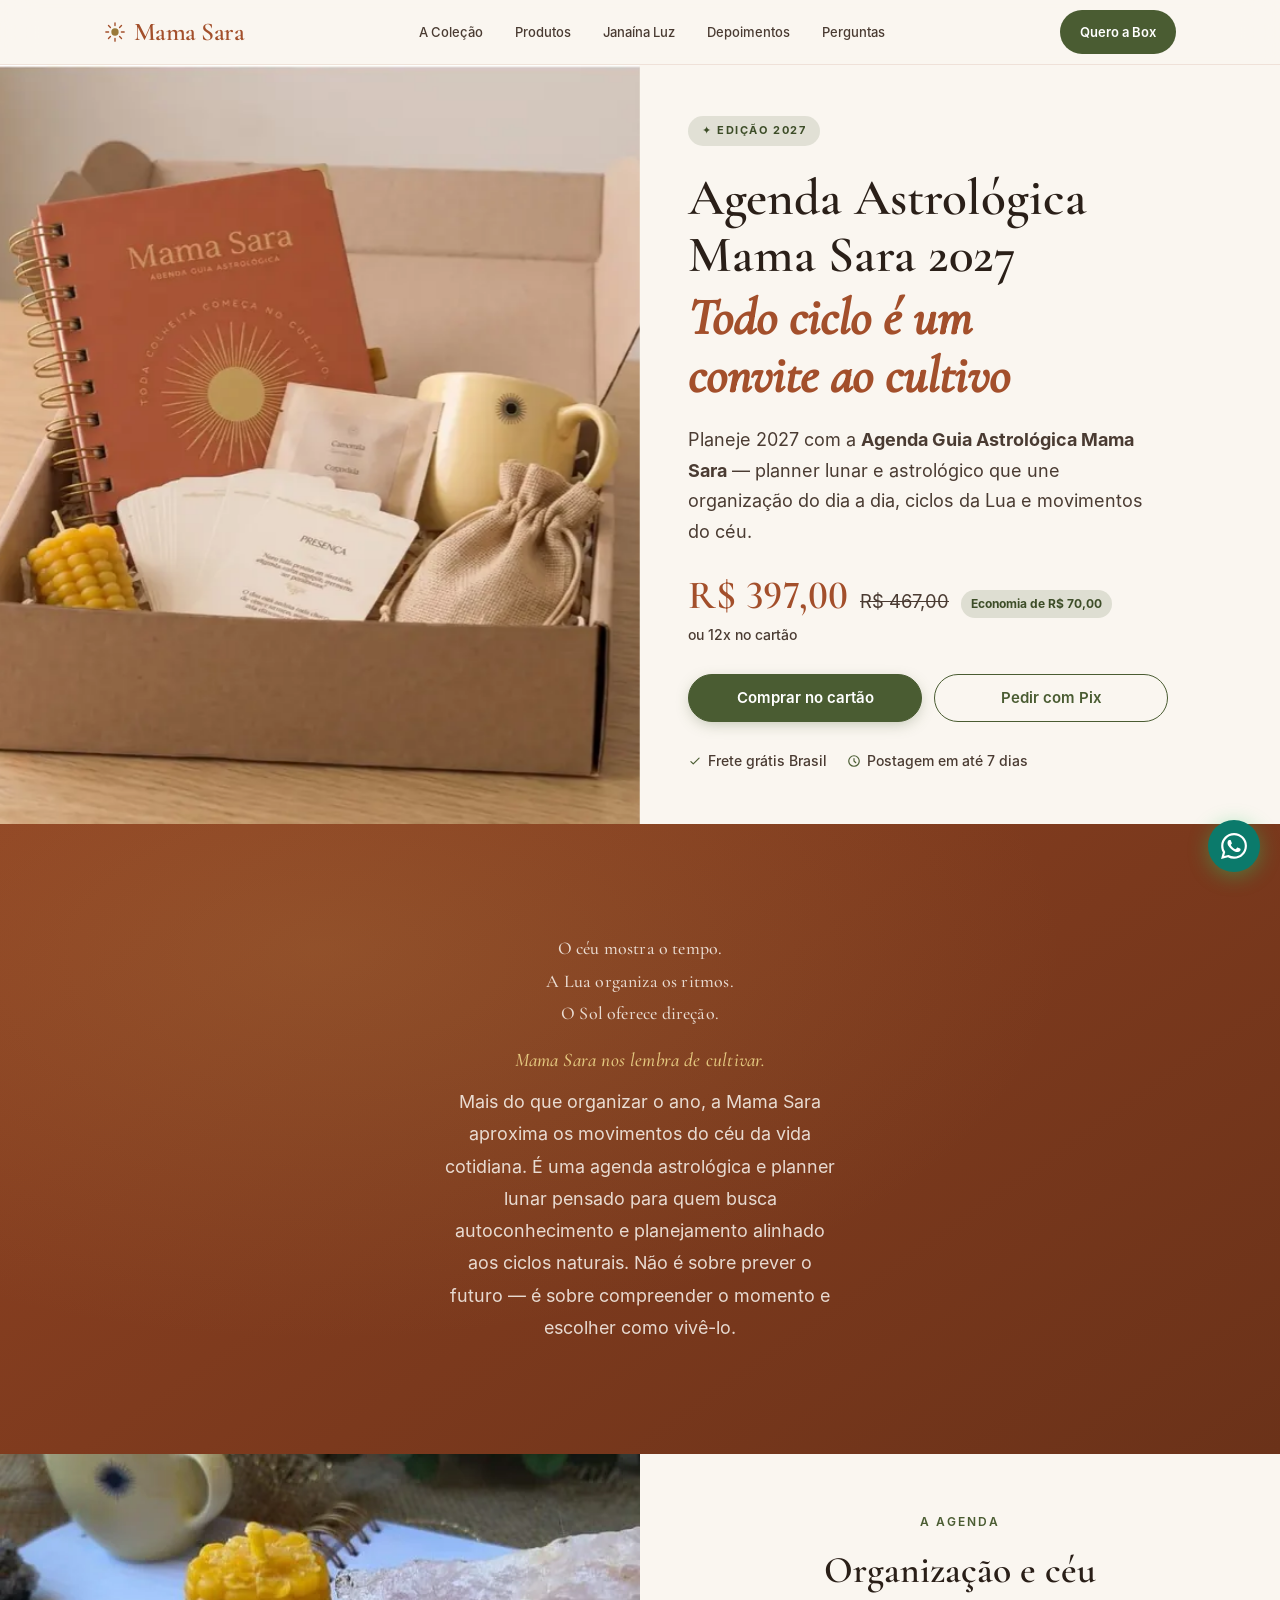
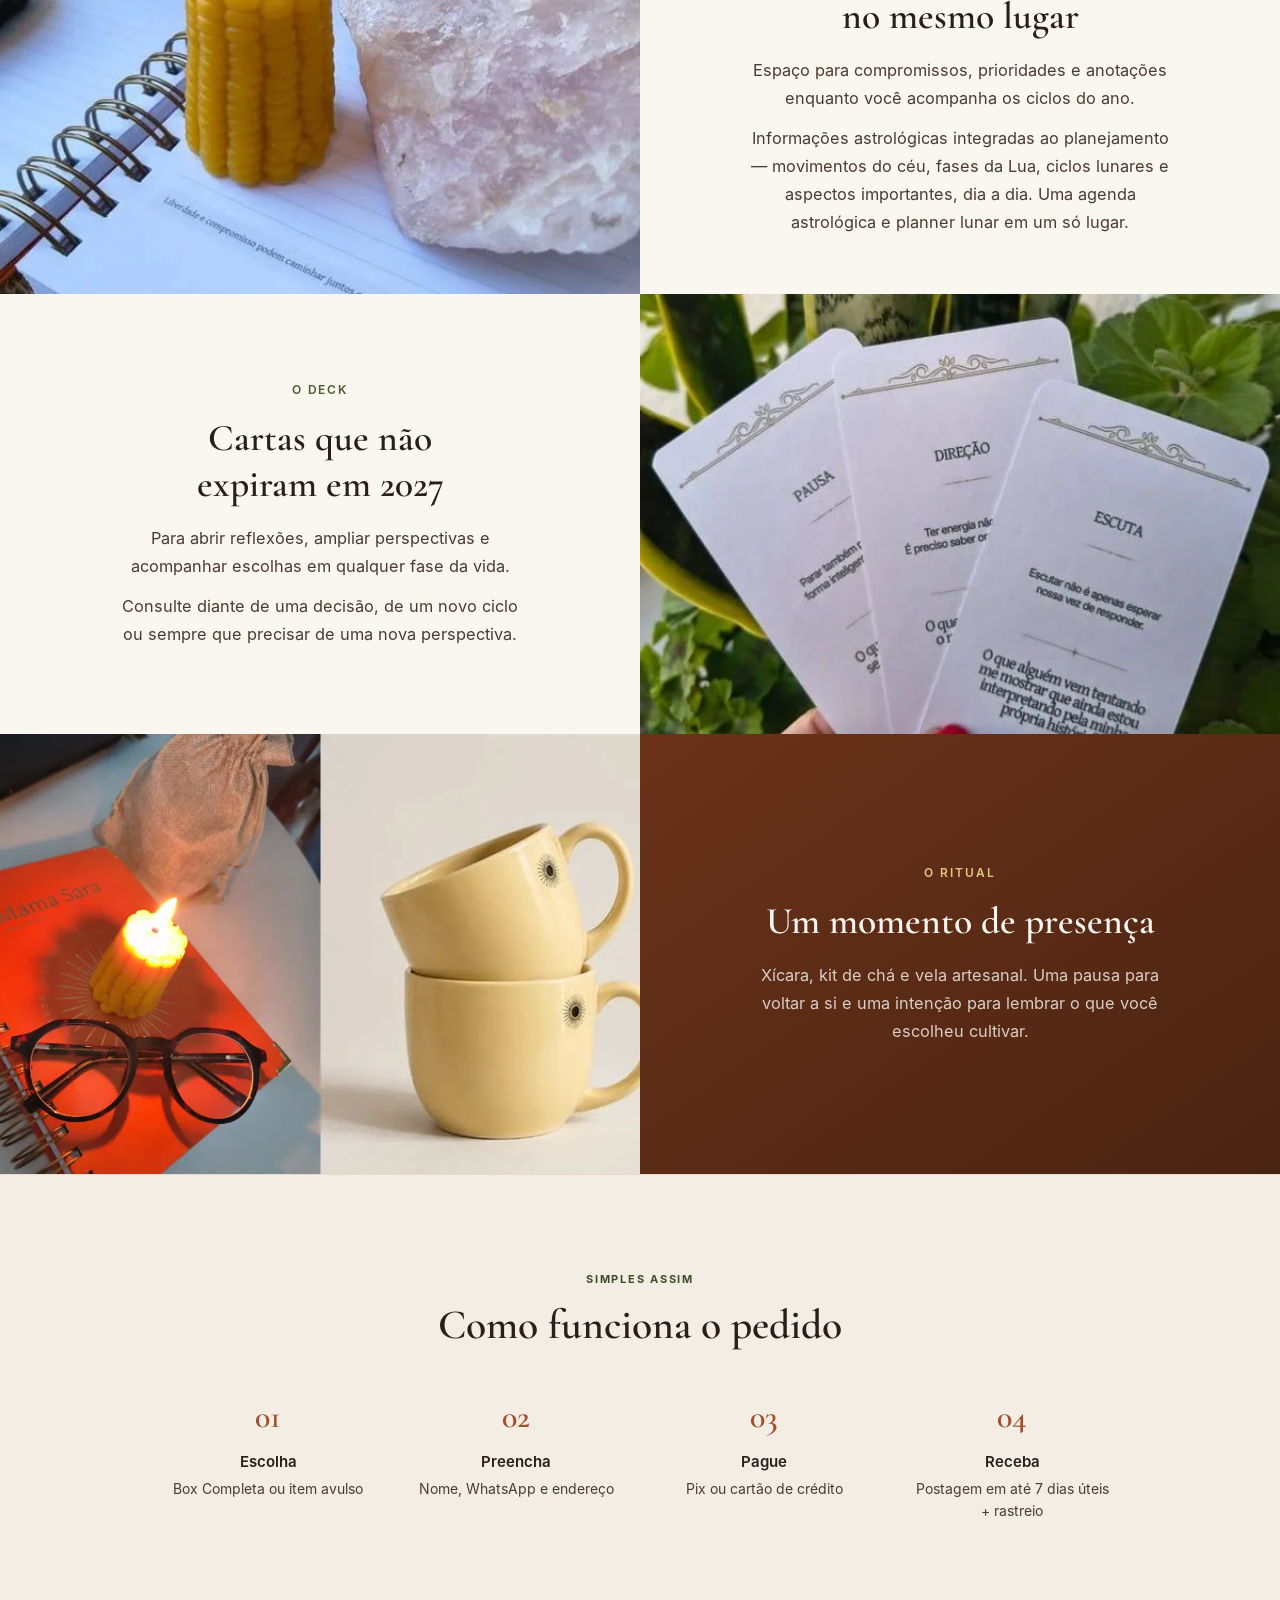
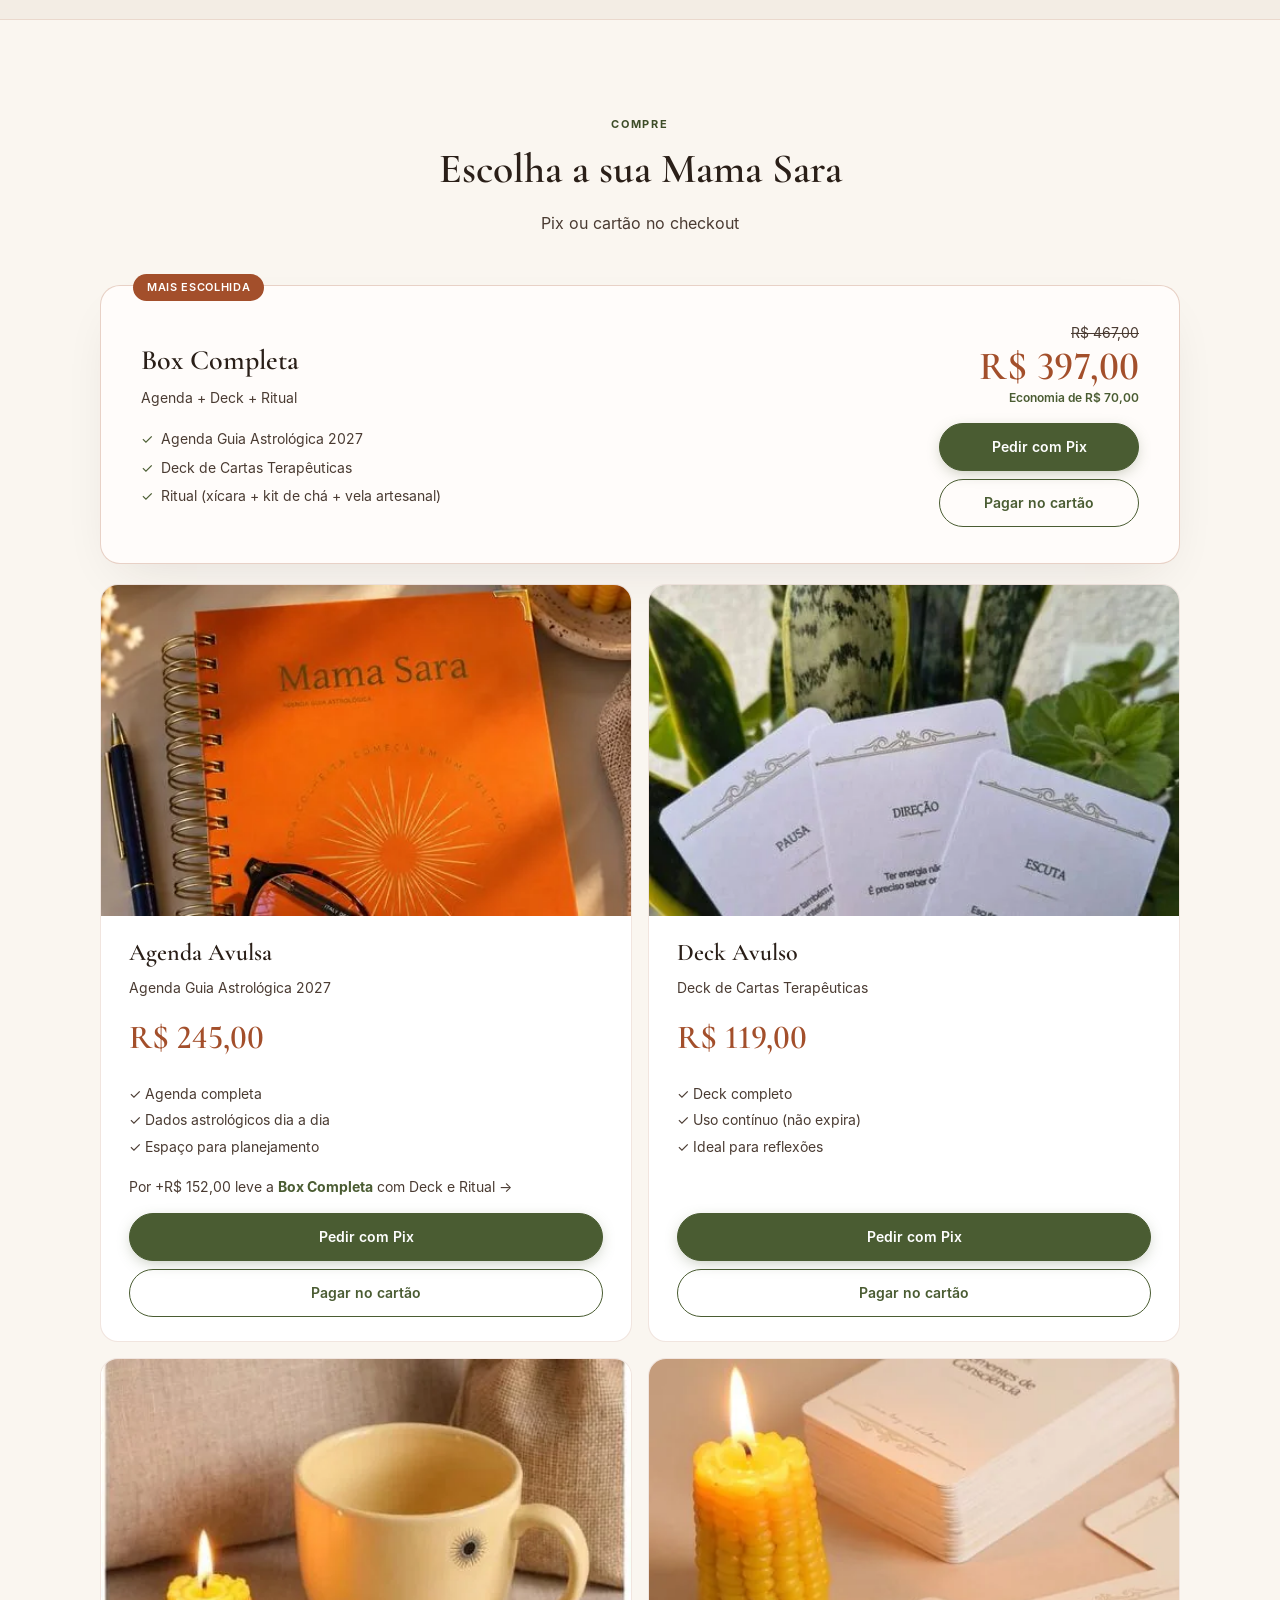
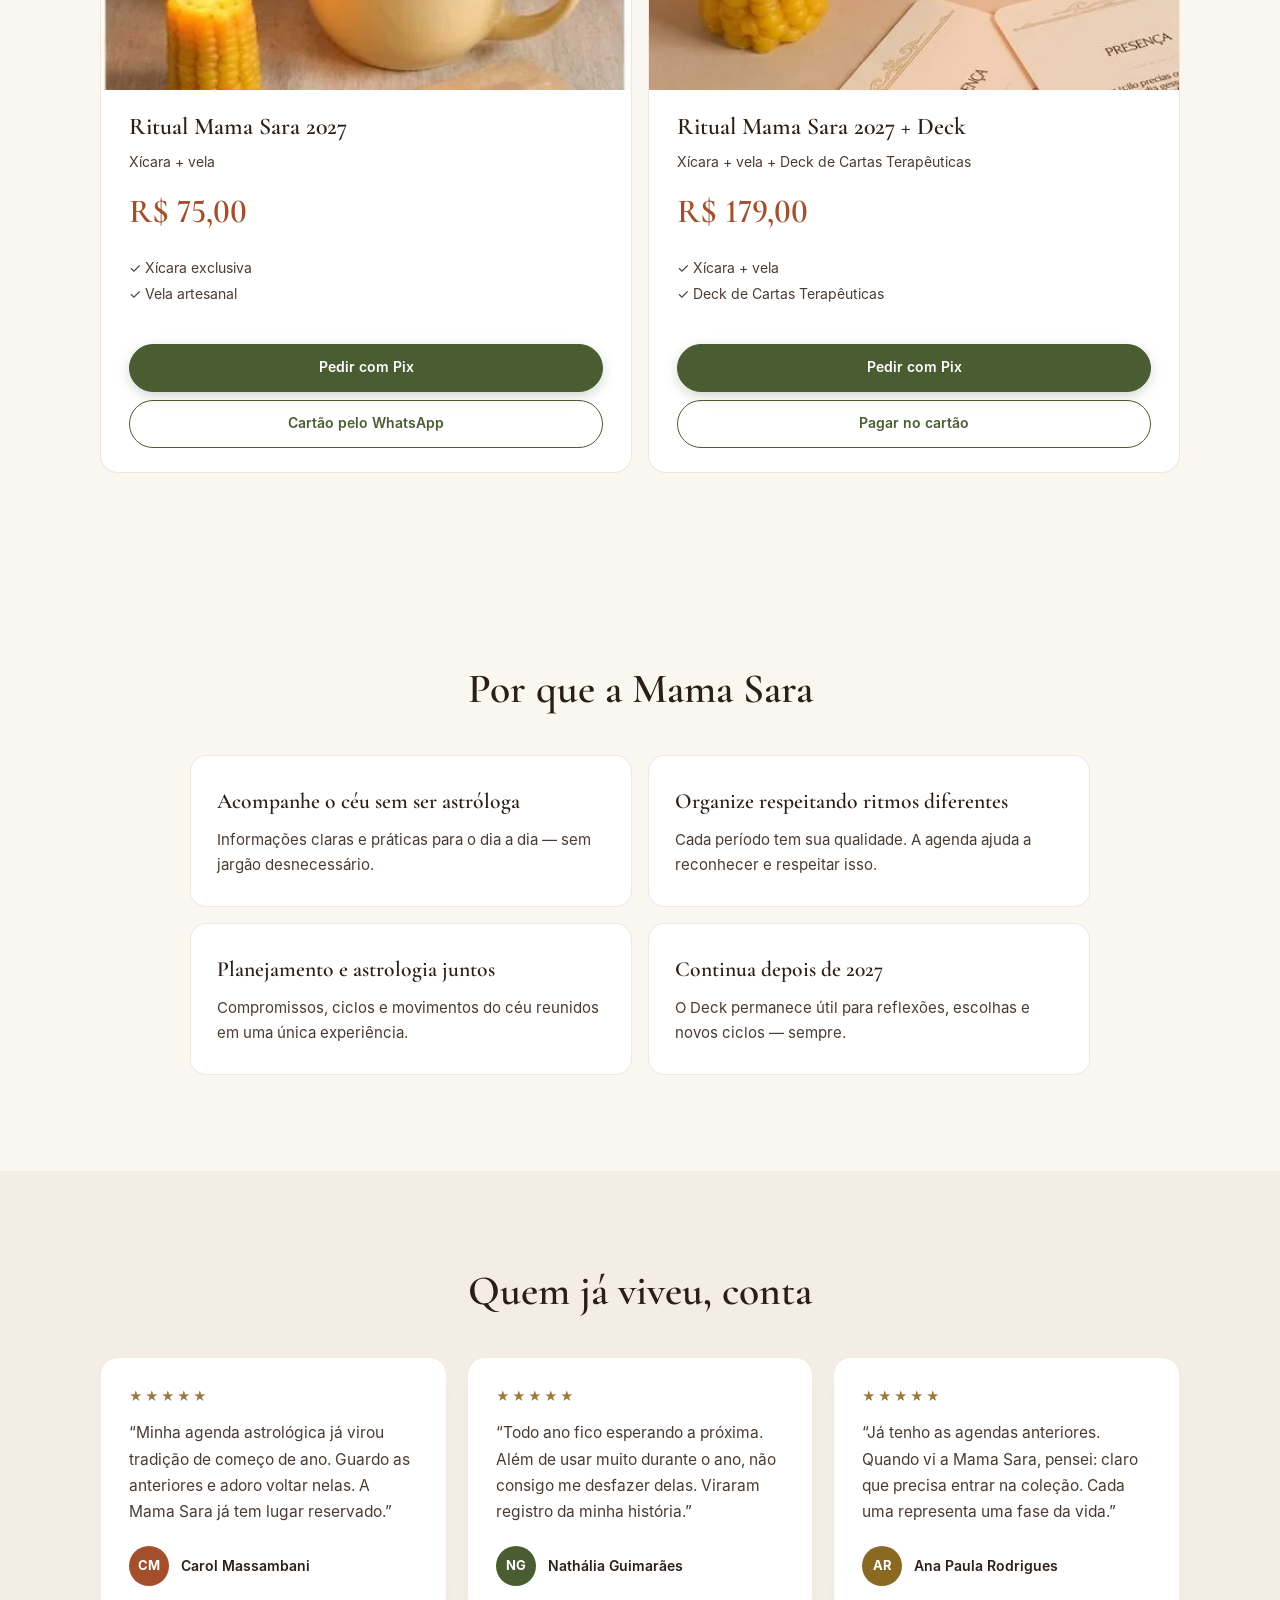
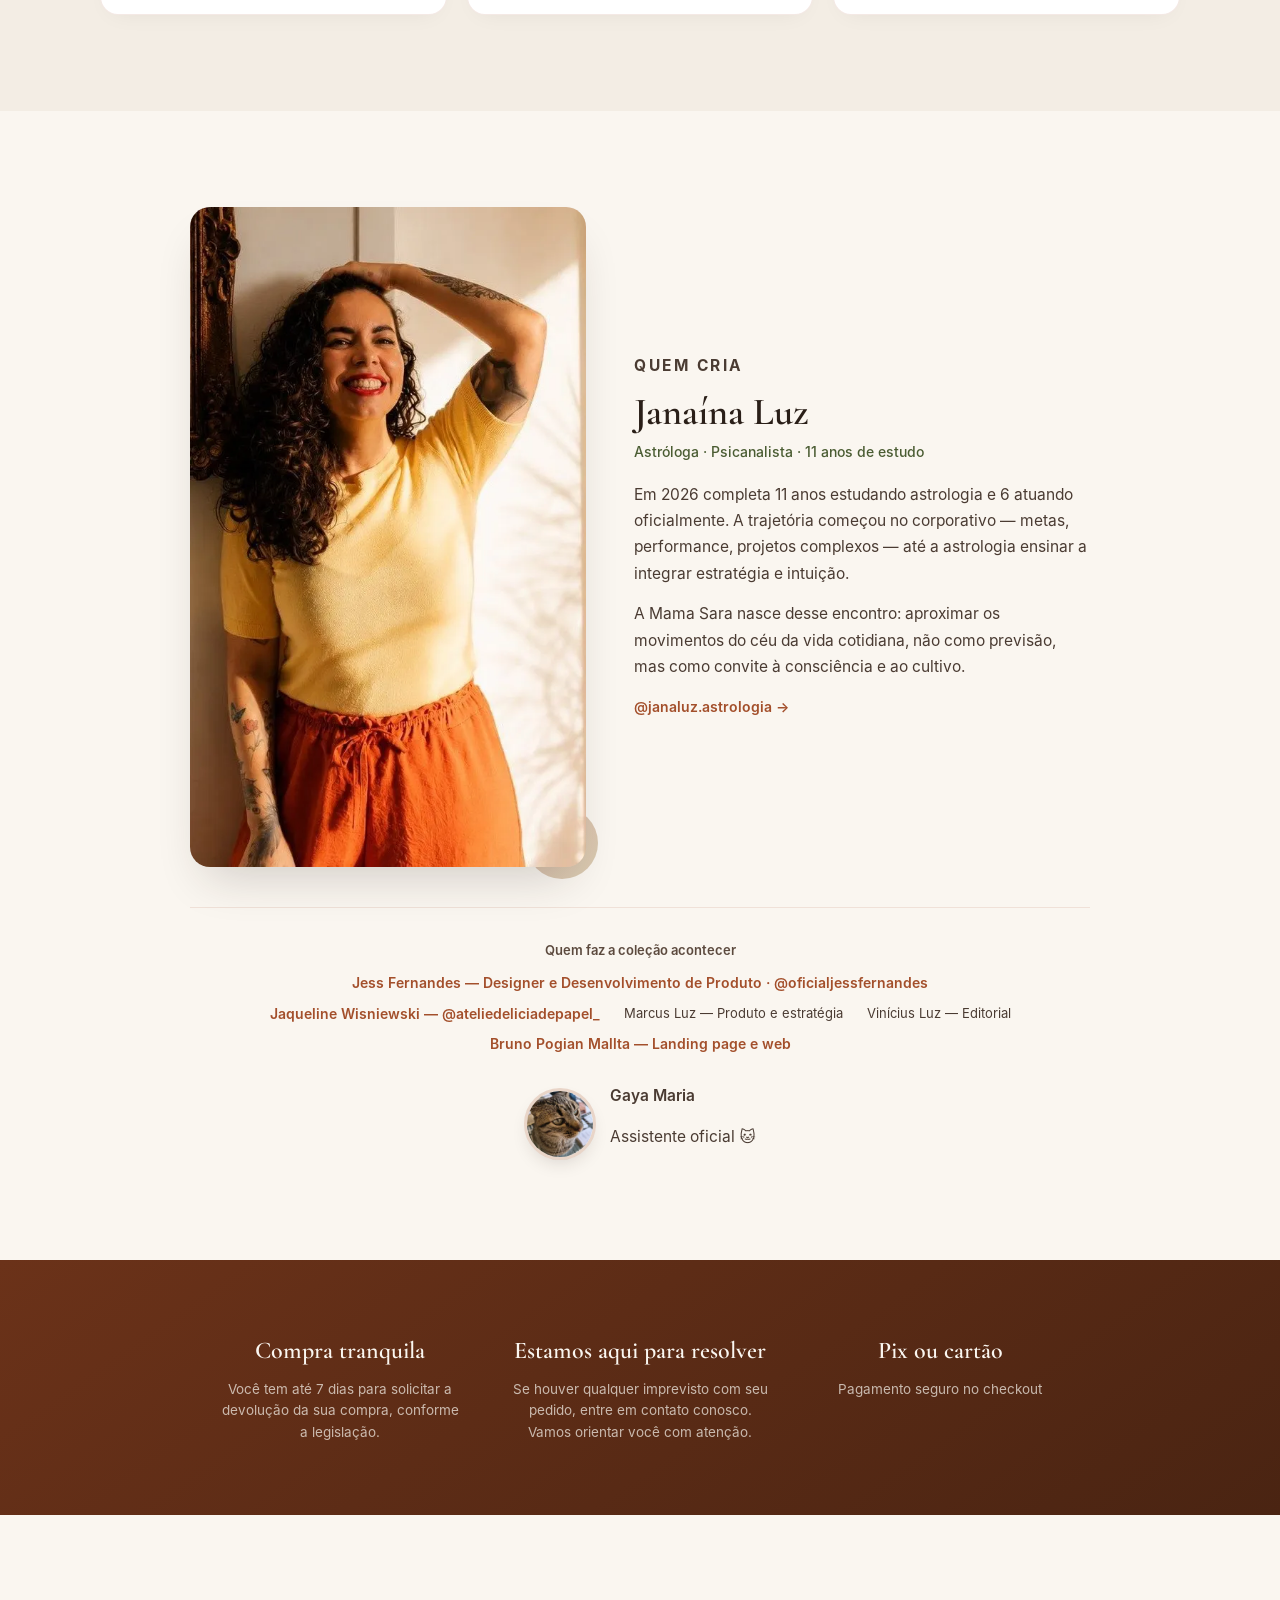
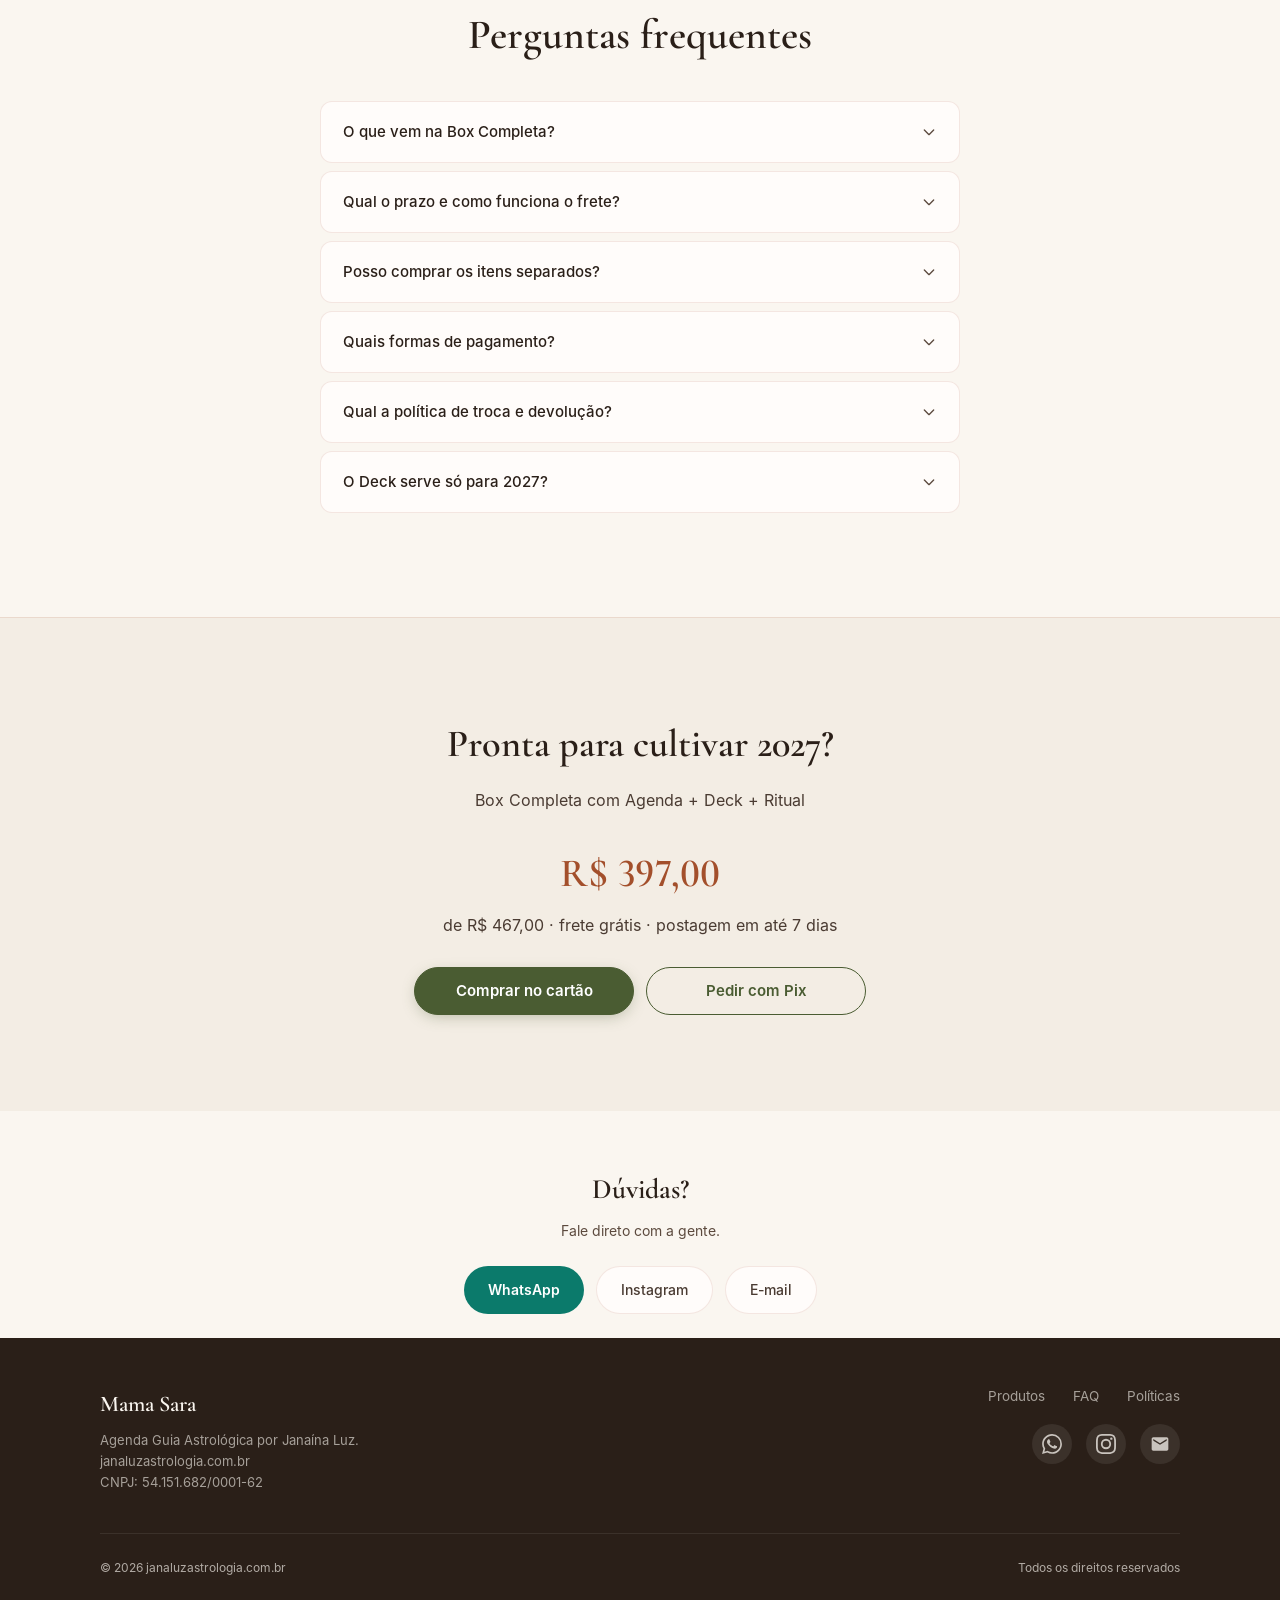
<file: index.html>
<!DOCTYPE html>

<html lang="pt-BR">

<head>

  <!-- Meta Pixel Code -->
<script>
!function(f,b,e,v,n,t,s)
{if(f.fbq)return;n=f.fbq=function(){n.callMethod?
n.callMethod.apply(n,arguments):n.queue.push(arguments)};
if(!f._fbq)f._fbq=n;n.push=n;n.loaded=!0;n.version='2.0';
n.queue=[];t=b.createElement(e);t.async=!0;
t.src=v;s=b.getElementsByTagName(e)[0];
s.parentNode.insertBefore(t,s)}(window, document,'script',
'https://connect.facebook.net/en_US/fbevents.js');
fbq('init', '928346779861349');
fbq('track', 'PageView');
</script>
<noscript><img height="1" width="1" style="display:none"
src="https://www.facebook.com/tr?id=928346779861349&ev=PageView&noscript=1"
/></noscript>
<!-- End Meta Pixel Code -->

<meta charset="UTF-8"/>

<meta name="viewport" content="width=device-width,initial-scale=1.0"/>

<title>Agenda Astrológica 2027 | Mama Sara por Janaína Luz</title>

<meta name="description" content="Agenda astrológica 2027 Mama Sara , deck e ritual. Organize o ano com ciclos lunares, movimentos do céu e autoconhecimento. Frete grátis no Brasil. Por Janaína Luz, astróloga."/>

<meta name="author" content="Janaína Luz · janaluzastrologia.com.br"/>

<meta name="keywords" content="agenda astrológica 2027, planner lunar, agenda lunar, calendário astrológico, box astrologia, Janaína Luz astróloga, Mama Sara"/>

<meta name="google-site-verification" content="YwjNPgV1HK1DJU3U0IDXArRbQ51WDwt7zc4imldsH3I"/>

<meta name="robots" content="index,follow,max-image-preview:large,max-snippet:-1,max-video-preview:-1"/>

<meta name="theme-color" content="#A34F2B"/>

<meta name="format-detection" content="telephone=yes"/>

<link rel="canonical" href="https://janaluzastrologia.com.br/"/>

<link rel="alternate" type="text/plain" href="https://janaluzastrologia.com.br/llms.txt" title="llms.txt"/>

<link rel="alternate" hreflang="pt-BR" href="https://janaluzastrologia.com.br/"/>



<!-- Open Graph -->

<meta property="og:type" content="product"/>

<meta property="og:site_name" content="Janaína Luz Astrologia"/>

<meta property="og:locale" content="pt_BR"/>

<meta property="og:url" content="https://janaluzastrologia.com.br/"/>

<meta property="og:title" content="Agenda Astrológica 2027 Mama Sara | Box Completa — Agenda + Deck + Ritual"/>

<meta property="og:description" content="Agenda Guia Astrológica 2027 + Deck + Ritual. Planeje com ciclos lunares e movimentos do céu. Box de R$ 467 por R$ 397. Frete grátis. Por Janaína Luz, astróloga."/>

<meta property="og:image" content="https://janaluzastrologia.com.br/images/og-image.jpg"/>

<meta property="og:image:width" content="1200"/>

<meta property="og:image:height" content="630"/>

<meta property="og:image:type" content="image/jpeg"/>

<meta property="og:image:alt" content="Box Completa Mama Sara 2027 — Agenda astrológica, Deck e Ritual"/>

<meta property="product:price:amount" content="397.00"/>

<meta property="product:price:currency" content="BRL"/>

<meta property="product:availability" content="in stock"/>



<!-- Twitter -->

<meta name="twitter:card" content="summary_large_image"/>

<meta name="twitter:title" content="Agenda Astrológica 2027 Mama Sara | Box Completa — Agenda + Deck + Ritual"/>

<meta name="twitter:description" content="Agenda Guia Astrológica 2027 + Deck + Ritual. R$ 397 com frete grátis. Ciclos lunares e planejamento por Janaína Luz."/>

<meta name="twitter:image" content="https://janaluzastrologia.com.br/images/og-image.jpg"/>

<meta name="twitter:image:alt" content="Box Completa Mama Sara 2027 — Agenda astrológica"/>



<link rel="icon" href="/favicon.ico" sizes="48x48"/>

<link rel="icon" href="images/favicon.svg" type="image/svg+xml"/>

<link rel="manifest" href="site.webmanifest"/>

<link rel="apple-touch-icon" href="images/apple-touch-icon.png"/>

<link rel="preload" as="image" href="images/hero-box.webp" type="image/webp" fetchpriority="high"/>

<link rel="preload" href="fonts/cormorant-600.woff2" as="font" type="font/woff2" crossorigin/>

<link rel="preload" href="fonts/cormorant-italic-500.woff2" as="font" type="font/woff2" crossorigin/>

<link rel="preload" href="fonts/inter-regular.woff2" as="font" type="font/woff2" crossorigin/>



<link rel="stylesheet" href="css/main.css?v=20261123-bf-cards">

<script type="application/ld+json">
{
  "@context": "https://schema.org",
  "@graph": [
    {
      "@type": "WebSite",
      "@id": "https://janaluzastrologia.com.br/#website",
      "url": "https://janaluzastrologia.com.br/",
      "name": "Janaína Luz Astrologia",
      "description": "Astrologia prática, agendas guia e planner lunar por Janaína Luz",
      "inLanguage": "pt-BR",
      "publisher": {
        "@id": "https://janaluzastrologia.com.br/#organization"
      }
    },
    {
      "@type": "Organization",
      "@id": "https://janaluzastrologia.com.br/#organization",
      "name": "Janaína Luz Astrologia",
      "url": "https://janaluzastrologia.com.br/",
      "logo": {
        "@type": "ImageObject",
        "url": "https://janaluzastrologia.com.br/images/icon-512.png",
        "width": 512,
        "height": 512
      },
      "sameAs": [
        "https://instagram.com/janaluz.astrologia"
      ],
      "contactPoint": {
        "@type": "ContactPoint",
        "telephone": "+55-41-99139-7148",
        "contactType": "customer service",
        "availableLanguage": "Portuguese",
        "areaServed": "BR"
      }
    },
    {
      "@type": "Person",
      "@id": "https://janaluzastrologia.com.br/#janaina",
      "name": "Janaína Luz",
      "jobTitle": "Astróloga e psicanalista",
      "url": "https://janaluzastrologia.com.br/",
      "sameAs": [
        "https://instagram.com/janaluz.astrologia"
      ],
      "worksFor": {
        "@id": "https://janaluzastrologia.com.br/#organization"
      }
    },
    {
      "@type": "WebPage",
      "@id": "https://janaluzastrologia.com.br/#webpage",
      "url": "https://janaluzastrologia.com.br/",
      "name": "Agenda Astrológica 2027 Mama Sara | Planner Lunar e Box por Janaína Luz",
      "description": "Agenda astrológica 2027 Mama Sara com planner lunar, deck e ritual. Organize o ano com ciclos lunares, movimentos do céu e autoconhecimento.",
      "isPartOf": {
        "@id": "https://janaluzastrologia.com.br/#website"
      },
      "about": {
        "@id": "https://janaluzastrologia.com.br/#product"
      },
      "primaryImageOfPage": {
        "@type": "ImageObject",
        "url": "https://janaluzastrologia.com.br/images/hero-box.webp"
      },
      "inLanguage": "pt-BR"
    },
    {
      "@type": "BreadcrumbList",
      "@id": "https://janaluzastrologia.com.br/#breadcrumb",
      "itemListElement": [
        {
          "@type": "ListItem",
          "position": 1,
          "name": "Início",
          "item": "https://janaluzastrologia.com.br/"
        }
      ]
    },
    {
      "@type": "Product",
      "@id": "https://janaluzastrologia.com.br/#product",
      "name": "Box Completa Mama Sara 2027 — Agenda Astrológica + Deck + Ritual",
      "description": "Agenda Guia Astrológica 2027 (planner lunar e dados do céu) + Deck de Cartas Terapêuticas + Ritual Mama Sara (xícara + kit de chá + vela artesanal). Frete grátis para todo o Brasil.",
      "image": [
        "https://janaluzastrologia.com.br/images/hero-box.webp",
        "https://janaluzastrologia.com.br/images/agenda-capa.webp",
        "https://janaluzastrologia.com.br/images/agenda-aberta.webp",
        "https://janaluzastrologia.com.br/images/mockups-produtos.webp"
      ],
      "brand": {
        "@type": "Brand",
        "name": "Mama Sara"
      },
      "sku": "MS2027-BOX",
      "mpn": "MS2027-BOX",
      "category": "Agenda Astrológica / Planner Lunar",
      "material": "Papelaria e ritual",
      "offers": {
        "@type": "Offer",
        "url": "https://janaluzastrologia.com.br/",
        "price": "397.00",
        "priceCurrency": "BRL",
        "availability": "https://schema.org/InStock",
        "itemCondition": "https://schema.org/NewCondition",
        "seller": {
          "@id": "https://janaluzastrologia.com.br/#organization"
        },
        "shippingDetails": {
          "@type": "OfferShippingDetails",
          "shippingRate": {
            "@type": "MonetaryAmount",
            "value": "0",
            "currency": "BRL"
          },
          "shippingDestination": {
            "@type": "DefinedRegion",
            "addressCountry": "BR"
          },
          "deliveryTime": {
            "@type": "ShippingDeliveryTime",
            "handlingTime": {
              "@type": "QuantitativeValue",
              "minValue": 1,
              "maxValue": 7,
              "unitCode": "DAY"
            },
            "transitTime": {
              "@type": "QuantitativeValue",
              "minValue": 2,
              "maxValue": 15,
              "unitCode": "DAY"
            }
          }
        },
        "hasMerchantReturnPolicy": {
          "@type": "MerchantReturnPolicy",
          "applicableCountry": "BR",
          "returnPolicyCategory": "https://schema.org/MerchantReturnFiniteReturnWindow",
          "merchantReturnDays": 7,
          "merchantReturnLink": "https://janaluzastrologia.com.br/politicas.html#arrependimento"
        }
      }
    },
    {
      "@type": "FAQPage",
      "@id": "https://janaluzastrologia.com.br/#faq",
      "mainEntity": [
        {
          "@type": "Question",
          "name": "O que vem na Box Completa?",
          "acceptedAnswer": {
            "@type": "Answer",
            "text": "Agenda Guia Astrológica 2027, Deck de Cartas Terapêuticas e Ritual Mama Sara (xícara + kit de chá + vela artesanal)."
          }
        },
        {
          "@type": "Question",
          "name": "Qual o prazo e como funciona o frete?",
          "acceptedAnswer": {
            "@type": "Answer",
            "text": "Frete grátis para todo o Brasil. Postagem em até 7 dias úteis após confirmação do pagamento. O rastreio é enviado pelo WhatsApp."
          }
        },
        {
          "@type": "Question",
          "name": "Posso comprar os itens separados?",
          "acceptedAnswer": {
            "@type": "Answer",
            "text": "Sim: Agenda Avulsa por R$ 245,00; Deck Avulso por R$ 119,00; Ritual Mama Sara 2027 (xícara + vela) por R$ 75,00; e Ritual Mama Sara 2027 + Deck por R$ 179,00."
          }
        },
        {
          "@type": "Question",
          "name": "Quais formas de pagamento?",
          "acceptedAnswer": {
            "@type": "Answer",
            "text": "Pix (pelo WhatsApp) e cartão de crédito (via Kiwify, nos produtos que possuem link)."
          }
        },
        {
          "@type": "Question",
          "name": "Qual a política de troca e devolução?",
          "acceptedAnswer": {
            "@type": "Answer",
            "text": "Compras realizadas à distância podem exercer o direito de arrependimento em até 7 dias corridos do recebimento, conforme a legislação aplicável. Defeitos ou erros no envio também recebem atendimento. Veja a página de Políticas."
          }
        },
        {
          "@type": "Question",
          "name": "O Deck serve só para 2027?",
          "acceptedAnswer": {
            "@type": "Answer",
            "text": "Não. O Deck foi criado para ser consultado em qualquer momento — escolhas, novos ciclos ou sempre que precisar de perspectiva. Continua útil depois de 2027."
          }
        }
      ]
    }
  ]
}
</script>

</head>

<body>

<a class="skip-link" href="#conteudo">Ir para o conteúdo</a>

<header class="header"><div class="header-in">

<a href="#" class="logo"><svg width="22" height="22" viewBox="0 0 24 24" aria-hidden="true" fill="none" stroke="currentColor" stroke-width="1.5" stroke-linecap="round"><circle cx="12" cy="12" r="4" fill="var(--gold)" stroke="none"/><path d="M12 2v3M12 19v3M2 12h3M19 12h3M4.9 4.9l2.1 2.1M17 17l2.1 2.1M4.9 19.1L7 17M17 7l2.1-2.1"/></svg>Mama Sara</a>

<nav class="nav"><a href="#colecao">A Coleção</a><a href="#produtos">Produtos</a><a href="#autora">Janaína Luz</a><a href="#depoimentos">Depoimentos</a><a href="#faq">Perguntas</a></nav>

<a href="#produtos" class="hdr-cta">Quero a Box</a>

</div></header>

<main id="conteudo">



<section class="hero">

<div class="hero-v"><picture><img src="images/hero-box.webp" alt="Box Completa Mama Sara 2027 — Agenda Astrológica, Deck e Ritual com planner lunar" width="1200" height="675" fetchpriority="high" decoding="sync"/></picture></div>

<div class="hero-c"><div class="hero-in">

<div class="badge">✦ Edição 2027</div>

<h1>Agenda Astrológica Mama Sara 2027<em>Todo ciclo é um convite ao cultivo</em></h1>

<p class="hero-lead">Planeje 2027 com a <strong>Agenda Guia Astrológica Mama Sara</strong> — planner lunar e astrológico que une organização do dia a dia, ciclos da Lua e movimentos do céu.</p>

<div class="price-block">

<div class="price-row"><span class="price-cur">R$ 397</span><del class="price-old">R$ 467</del><span class="price-save">Economia de R$ 70</span></div>

<p class="price-note">ou 12x no cartão</p>

</div>

<div class="hero-act">

<a class="btn-m" href="https://pay.kiwify.com.br/c0oIn7d" target="_blank" rel="noopener">Comprar no cartão</a>

<button class="btn-s" data-order data-slug="box-completa" data-name="Box Completa Mama Sara 2027" data-price="39700">Pedir com Pix</button>

</div>

<div class="trust-row">

<span><svg fill="none" stroke="currentColor" stroke-width="2" viewBox="0 0 24 24"><path stroke-linecap="round" stroke-linejoin="round" d="M5 13l4 4L19 7"/></svg> Frete grátis Brasil</span>

<span><svg fill="none" stroke="currentColor" stroke-width="2" viewBox="0 0 24 24"><path stroke-linecap="round" stroke-linejoin="round" d="M12 8v4l3 3m6-3a9 9 0 11-18 0 9 9 0 0118 0z"/></svg> Postagem em até 7 dias</span>



</div>

</div></div>

</section>





<section class="manifesto"><div class="manifesto-in">

<p class="manifesto-q"><span class="ln">O céu mostra o tempo.</span><span class="ln">A Lua organiza os ritmos.</span><span class="ln">O Sol oferece direção.</span><em class="ln">Mama Sara nos lembra de cultivar.</em></p>

<p>Mais do que organizar o ano, a Mama Sara aproxima os movimentos do céu da vida cotidiana. É uma agenda astrológica e planner lunar pensado para quem busca autoconhecimento e planejamento alinhado aos ciclos naturais. Não é sobre prever o futuro — é sobre compreender o momento e escolher como vivê-lo.</p>

</div></section>



<section id="colecao">

<div class="story">

<div class="story-img"><picture><img src="images/agenda-capa.webp" alt="Agenda Astrológica Mama Sara 2027 aberta — planner lunar com ciclos e movimentos do céu" width="600" height="800" loading="lazy" decoding="async"/></picture></div>

<div class="story-txt"><div class="story-txt-in">

<p class="lbl">A Agenda</p>

<h2>Organização e céu no mesmo lugar</h2>

<p>Espaço para compromissos, prioridades e anotações enquanto você acompanha os ciclos do ano.</p>

<p>Informações astrológicas integradas ao planejamento — movimentos do céu, fases da Lua, ciclos lunares e aspectos importantes, dia a dia. Uma agenda astrológica e planner lunar em um só lugar.</p>

</div></div>

</div>

<div class="story reverse">

<div class="story-txt"><div class="story-txt-in">

<p class="lbl">O Deck</p>

<h2>Cartas que não expiram em 2027</h2>

<p>Para abrir reflexões, ampliar perspectivas e acompanhar escolhas em qualquer fase da vida.</p>

<p>Consulte diante de uma decisão, de um novo ciclo ou sempre que precisar de uma nova perspectiva.</p>

</div></div>

<div class="story-img"><picture><img src="images/agenda-aberta.webp" alt="Cartas do Deck Mama Sara: Pausa, Direção e Escuta" loading="lazy" width="600" height="800" decoding="async"/></picture></div>

</div>

<div class="story">

<div class="story-img"><picture><img src="images/mockups-produtos.webp" alt="Agenda Mama Sara e xícaras do ritual" width="1200" height="640" loading="lazy" decoding="async"/></picture></div>

<div class="story-txt story-dark"><div class="story-txt-in">

<p class="lbl">O Ritual</p>

<h2>Um momento de presença</h2>

<p>Xícara, kit de chá e vela artesanal. Uma pausa para voltar a si e uma intenção para lembrar o que você escolheu cultivar.</p>

</div></div>

</div>

</section>



<section class="sec steps"><div class="sec-in">

<p class="sec-label">Simples assim</p>

<h2 class="sec-title">Como funciona o pedido</h2>

<div class="steps-g mt-l">

<div class="step"><div class="step-n">01</div><h3>Escolha</h3><p>Box Completa ou item avulso</p></div>

<div class="step"><div class="step-n">02</div><h3>Preencha</h3><p>Nome, WhatsApp e endereço</p></div>

<div class="step"><div class="step-n">03</div><h3>Pague</h3><p>Pix ou cartão de crédito</p></div>

<div class="step"><div class="step-n">04</div><h3>Receba</h3><p>Postagem em até 7 dias úteis + rastreio</p></div>

</div>

</div></section>



<section id="produtos" class="sec"><div class="sec-in">

<p class="sec-label">Compre</p>

<h2 class="sec-title">Escolha a sua Mama Sara</h2>

<p class="sec-sub">Pix ou cartão no checkout</p>

<div class="prod-feat">

<div class="prod-feat-badge">Mais escolhida</div>

<div class="prod-feat-g">

<div>

<h3>Box Completa</h3>

<p class="desc">Agenda + Deck + Ritual</p>

<ul>

<li><span>✓</span> Agenda Guia Astrológica 2027</li>

<li><span>✓</span> Deck de Cartas Terapêuticas</li>

<li><span>✓</span> Ritual (xícara + kit de chá + vela artesanal)</li>

</ul>

</div>

<div class="prod-ps">

<del class="old">R$ 467</del>

<p class="cur">R$ 397</p>

<p class="save">Economia de R$ 70</p>

<div class="acts">

<button class="btn-m" data-order data-slug="box-completa" data-name="Box Completa Mama Sara 2027" data-price="39700">Pedir com Pix</button>

<a href="https://pay.kiwify.com.br/c0oIn7d" target="_blank" rel="noopener" class="btn-s" aria-label="Prefiro pagar a Box Completa no cartão">Pagar no cartão</a>

</div>

</div>

</div>

</div>

<div class="prod-g">

<div class="prod-card">

<div class="prod-card-img"><img src="images/prod-agenda.webp" alt="Agenda Guia Astrológica Mama Sara 2027 — planner lunar e dados do céu" width="480" height="300" loading="lazy" decoding="async"/></div>

<h3>Agenda Avulsa</h3><p class="desc">Agenda Guia Astrológica 2027</p><p class="price">R$ 245,00</p>

<ul><li>✓ Agenda completa</li><li>✓ Dados astrológicos dia a dia</li><li>✓ Espaço para planejamento</li></ul>

<button type="button" class="upsell" data-order data-slug="box-completa" data-name="Box Completa Mama Sara 2027" data-price="39700">Por +R$ 152,00 leve a <strong>Box Completa</strong> com Deck e Ritual →</button>

<div class="acts">

<button class="btn-m" data-order data-slug="agenda" data-name="Agenda Mama Sara 2027" data-price="24500">Pedir com Pix</button>

<a href="https://pay.kiwify.com.br/2aJkxAd" target="_blank" rel="noopener" class="btn-s" aria-label="Prefiro pagar a Agenda no cartão">Pagar no cartão</a>

</div>

</div>

<div class="prod-card">

<div class="prod-card-img"><img src="images/prod-deck.webp" alt="Deck de Cartas Terapêuticas Mama Sara — cartas para autoconhecimento" width="480" height="300" loading="lazy" decoding="async"/></div>

<h3>Deck Avulso</h3><p class="desc">Deck de Cartas Terapêuticas</p><p class="price">R$ 119,00</p>

<ul><li>✓ Deck completo</li><li>✓ Uso contínuo (não expira)</li><li>✓ Ideal para reflexões</li></ul>

<div class="acts">

<button class="btn-m" data-order data-slug="deck" data-name="Deck Avulso Mama Sara" data-price="11900">Pedir com Pix</button>

<a href="https://pay.kiwify.com.br/VivzOEa" target="_blank" rel="noopener" class="btn-s" aria-label="Prefiro pagar o Deck no cartão">Pagar no cartão</a>

</div>

</div>

<div class="prod-card">

<div class="prod-card-img"><img src="images/prod-ritual.webp" alt="Ritual Mama Sara 2027 — xícara e vela" width="480" height="300" loading="lazy" decoding="async"/></div>

<h3>Ritual Mama Sara 2027</h3><p class="desc">Xícara + vela</p><p class="price">R$ 75,00</p>

<ul><li>✓ Xícara exclusiva</li><li>✓ Vela artesanal</li></ul>

<div class="acts">

<button class="btn-m" data-order data-slug="ritual" data-name="Ritual Mama Sara 2027 (xícara + vela)" data-price="7500">Pedir com Pix</button>

<a href="https://wa.me/5541991397148?text=Olá!%20Quero%20o%20Ritual%20Mama%20Sara%202027%20(xícara%20%2B%20vela)%20por%20R%24%2075%2C00%20no%20cartão." target="_blank" rel="noopener" class="btn-s" aria-label="Pedir o Ritual Mama Sara 2027 no cartão pelo WhatsApp">Cartão pelo WhatsApp</a>

</div>

</div>

<div class="prod-card">

<div class="prod-card-img"><img src="images/prod-ritual-completo.webp" alt="Ritual Mama Sara 2027 com xícara, vela e Deck de Cartas Terapêuticas" width="480" height="300" loading="lazy" decoding="async"/></div>

<h3>Ritual Mama Sara 2027 + Deck</h3><p class="desc">Xícara + vela + Deck de Cartas Terapêuticas</p><p class="price">R$ 179,00</p>

<ul><li>✓ Xícara + vela</li><li>✓ Deck de Cartas Terapêuticas</li></ul>

<div class="acts">

<button class="btn-m" data-order data-slug="ritual-completo" data-name="Ritual Mama Sara 2027 (xícara + vela + Deck)" data-price="17900">Pedir com Pix</button>

<a href="https://pay.kiwify.com.br/oXJ2gu0" target="_blank" rel="noopener" class="btn-s" aria-label="Prefiro pagar o Ritual Mama Sara 2027 + Deck no cartão">Pagar no cartão</a>

</div>

</div>

</div>

</div></section>



<section class="sec"><div class="sec-in">

<h2 class="sec-title">Por que a Mama Sara</h2>

<div class="why-g mt-l">

<div class="why-item"><h3>Acompanhe o céu sem ser astróloga</h3><p>Informações claras e práticas para o dia a dia — sem jargão desnecessário.</p></div>

<div class="why-item"><h3>Organize respeitando ritmos diferentes</h3><p>Cada período tem sua qualidade. A agenda ajuda a reconhecer e respeitar isso.</p></div>

<div class="why-item"><h3>Planejamento e astrologia juntos</h3><p>Compromissos, ciclos e movimentos do céu reunidos em uma única experiência.</p></div>

<div class="why-item"><h3>Continua depois de 2027</h3><p>O Deck permanece útil para reflexões, escolhas e novos ciclos — sempre.</p></div>

</div>

</div></section>



<section id="depoimentos" class="sec testimonials"><div class="sec-in">

<h2 class="sec-title">Quem já viveu, conta</h2>

<div class="t-g mt-l">

<div class="t-card"><div class="stars" role="img" aria-label="5 de 5 estrelas">★★★★★</div><blockquote>“Minha agenda astrológica já virou tradição de começo de ano. Guardo as anteriores e adoro voltar nelas. A Mama Sara já tem lugar reservado.”</blockquote><footer><span class="t-av t-av--ember">CM</span>Carol Massambani</footer></div>

<div class="t-card"><div class="stars" role="img" aria-label="5 de 5 estrelas">★★★★★</div><blockquote>“Todo ano fico esperando a próxima. Além de usar muito durante o ano, não consigo me desfazer delas. Viraram registro da minha história.”</blockquote><footer><span class="t-av t-av--moss">NG</span>Nathália Guimarães</footer></div>

<div class="t-card"><div class="stars" role="img" aria-label="5 de 5 estrelas">★★★★★</div><blockquote>“Já tenho as agendas anteriores. Quando vi a Mama Sara, pensei: claro que precisa entrar na coleção. Cada uma representa uma fase da vida.”</blockquote><footer><span class="t-av t-av--gold">AR</span>Ana Paula Rodrigues</footer></div>

</div>

</div></section>



<section class="sec" id="autora"><div class="sec-in"><div class="author">

<div class="author-grid">

<div class="author-photo">

<picture><img src="images/janaina-luz.webp" alt="Janaína Luz — astróloga e psicanalista, criadora da Mama Sara" width="555" height="924" loading="lazy" decoding="async"/></picture>

</div>

<div class="author-text">

<p class="sec-label">Quem cria</p>

<h2>Janaína Luz</h2>

<p class="role">Astróloga · Psicanalista · 11 anos de estudo</p>

<p>Em 2026 completa 11 anos estudando astrologia e 6 atuando oficialmente. A trajetória começou no corporativo — metas, performance, projetos complexos — até a astrologia ensinar a integrar estratégia e intuição.</p>

<p>A Mama Sara nasce desse encontro: aproximar os movimentos do céu da vida cotidiana, não como previsão, mas como convite à consciência e ao cultivo.</p>

<a href="https://instagram.com/janaluz.astrologia" target="_blank" rel="noopener">@janaluz.astrologia →</a>

</div>

</div>

<div class="team">

<h3>Quem faz a coleção acontecer</h3>

<div class="team-l">

<a class="team-link" href="https://www.instagram.com/oficialjessfernandes/" target="_blank" rel="noopener">Jess Fernandes — Designer e Desenvolvimento de Produto · @oficialjessfernandes</a>

<a class="team-link" href="https://www.instagram.com/ateliedeliciadepapel_/" target="_blank" rel="noopener">Jaqueline Wisniewski — @ateliedeliciadepapel_</a>

<span>Marcus Luz — Produto e estratégia</span>

<span>Vinícius Luz — Editorial</span>

<a class="team-link" href="https://www.instagram.com/bruno_poggian_mallta/" target="_blank" rel="noopener">Bruno Pogian Mallta — Landing page e web</a>

</div>

<div class="gaya">

<img src="images/gaya.webp" alt="Gaya Maria — assistente oficial da coleção Mama Sara" width="240" height="240" loading="lazy" decoding="async"/>

<div>

<p class="gaya-name">Gaya Maria</p>

<p class="gaya-role">Assistente oficial 🐱</p>

</div>

</div>

</div>

</div></div></section>



<section class="guarantee"><div class="g-g">

<div class="g-item"><h3>Compra tranquila</h3><p>Você tem até 7 dias para solicitar a devolução da sua compra, conforme a legislação.</p></div>

<div class="g-item"><h3>Estamos aqui para resolver</h3><p>Se houver qualquer imprevisto com seu pedido, entre em contato conosco. Vamos orientar você com atenção.</p></div>

<div class="g-item"><h3>Pix ou cartão</h3><p>Pagamento seguro no checkout</p></div>

</div></section>



<section id="faq" class="sec"><div class="sec-in">

<h2 class="sec-title">Perguntas frequentes</h2>

<div class="faq-l mt-l">

<details class="faq-i"><summary>O que vem na Box Completa?<svg fill="none" stroke="currentColor" stroke-width="2" viewBox="0 0 24 24"><path stroke-linecap="round" stroke-linejoin="round" d="M19 9l-7 7-7-7"/></svg></summary><div class="ans">Agenda Guia Astrológica 2027, Deck de Cartas Terapêuticas e Ritual Mama Sara (xícara + kit de chá + vela artesanal).</div></details>

<details class="faq-i"><summary>Qual o prazo e como funciona o frete?<svg fill="none" stroke="currentColor" stroke-width="2" viewBox="0 0 24 24"><path stroke-linecap="round" stroke-linejoin="round" d="M19 9l-7 7-7-7"/></svg></summary><div class="ans">Frete grátis para todo o Brasil. Postagem em até 7 dias úteis após confirmação do pagamento. O rastreio é enviado pelo WhatsApp.</div></details>

<details class="faq-i"><summary>Posso comprar os itens separados?<svg fill="none" stroke="currentColor" stroke-width="2" viewBox="0 0 24 24"><path stroke-linecap="round" stroke-linejoin="round" d="M19 9l-7 7-7-7"/></svg></summary><div class="ans">Sim: Agenda Avulsa por R$ 245,00; Deck Avulso por R$ 119,00; Ritual Mama Sara 2027 (xícara + vela) por R$ 75,00; e Ritual Mama Sara 2027 + Deck por R$ 179,00.</div></details>

<details class="faq-i"><summary>Quais formas de pagamento?<svg fill="none" stroke="currentColor" stroke-width="2" viewBox="0 0 24 24"><path stroke-linecap="round" stroke-linejoin="round" d="M19 9l-7 7-7-7"/></svg></summary><div class="ans">Pix (pelo WhatsApp) e cartão de crédito (via Kiwify, nos produtos que possuem link).</div></details>

<details class="faq-i"><summary>Qual a política de troca e devolução?<svg fill="none" stroke="currentColor" stroke-width="2" viewBox="0 0 24 24"><path stroke-linecap="round" stroke-linejoin="round" d="M19 9l-7 7-7-7"/></svg></summary><div class="ans">Compras realizadas à distância podem exercer o direito de arrependimento em até 7 dias corridos do recebimento, conforme a legislação aplicável. Defeitos ou erros no envio também recebem atendimento. Veja a <a href="politicas.html" class="faq-policy-link">página de Políticas</a>.</div></details>

<details class="faq-i"><summary>O Deck serve só para 2027?<svg fill="none" stroke="currentColor" stroke-width="2" viewBox="0 0 24 24"><path stroke-linecap="round" stroke-linejoin="round" d="M19 9l-7 7-7-7"/></svg></summary><div class="ans">Não. O Deck foi criado para ser consultado em qualquer momento — escolhas, novos ciclos ou sempre que precisar de perspectiva. Continua útil depois de 2027.</div></details>

</div>

</div></section>



<section class="final-cta">

<h2>Pronta para cultivar 2027?</h2>

<p>Box Completa com Agenda + Deck + Ritual</p>

<p class="price">R$ 397</p>

<p class="final-meta">de R$ 467 · frete grátis · postagem em até 7 dias</p>

<div class="acts">

<a class="btn-m" href="https://pay.kiwify.com.br/c0oIn7d" target="_blank" rel="noopener">Comprar no cartão</a>

<button class="btn-s" data-order data-slug="box-completa" data-name="Box Completa Mama Sara 2027" data-price="39700">Pedir com Pix</button>

</div>

</section>



<section class="contact">

<h2>Dúvidas?</h2>

<p>Fale direto com a gente.</p>

<div class="contact-l"><a class="contact-wa" href="https://wa.me/5541991397148?text=Olá!%20Tenho%20uma%20dúvida%20sobre%20a%20Mama%20Sara%202027" target="_blank" rel="noopener">WhatsApp</a><a class="contact-em" href="https://instagram.com/janaluz.astrologia" target="_blank" rel="noopener">Instagram</a><a class="contact-em" href="mailto:jana.astroluz@gmail.com">E-mail</a></div>

</section>



</main>

<footer class="footer"><div class="footer-in">

<div class="footer-top">

<div>

<p class="footer-brand">Mama Sara</p>

<p class="footer-desc">Agenda Guia Astrológica por Janaína Luz.<br>janaluzastrologia.com.br<br>CNPJ: 54.151.682/0001-62</p>

</div>

<div class="footer-right">

<div class="footer-links">

<a href="#produtos">Produtos</a>

<a href="#faq">FAQ</a>

<a href="politicas.html">Políticas</a>

</div>

<div class="footer-social">

<a href="https://wa.me/5541991397148?text=Olá!%20Tenho%20uma%20dúvida%20sobre%20a%20Mama%20Sara%202027" target="_blank" rel="noopener" aria-label="WhatsApp" title="WhatsApp">

<svg width="20" height="20" fill="currentColor" viewBox="0 0 24 24"><path d="M17.472 14.382c-.297-.149-1.758-.867-2.03-.967-.273-.099-.471-.148-.67.15-.197.297-.767.966-.94 1.164-.173.199-.347.223-.644.075-.297-.15-1.255-.463-2.39-1.475-.883-.788-1.48-1.761-1.653-2.059-.173-.297-.018-.458.13-.606.134-.133.298-.347.446-.52.149-.174.198-.298.298-.497.099-.198.05-.371-.025-.52-.075-.149-.669-1.612-.916-2.207-.242-.579-.487-.5-.669-.51-.173-.008-.371-.01-.57-.01-.198 0-.52.074-.792.372-.272.297-1.04 1.016-1.04 2.479 0 1.462 1.065 2.875 1.213 3.074.149.198 2.096 3.2 5.077 4.487.709.306 1.262.489 1.694.625.712.227 1.36.195 1.871.118.571-.085 1.758-.719 2.006-1.413.248-.694.248-1.289.173-1.413-.074-.124-.272-.198-.57-.347m-5.421 7.403h-.004a9.87 9.87 0 01-5.031-1.378l-.361-.214-3.741.982.998-3.648-.235-.374a9.86 9.86 0 01-1.51-5.26c.001-5.45 4.436-9.884 9.888-9.884 2.64 0 5.122 1.03 6.988 2.898a9.825 9.825 0 012.893 6.994c-.003 5.45-4.435 9.884-9.885 9.884m8.413-18.297A11.815 11.815 0 0012.05 0C5.495 0 .16 5.335.157 11.892c0 2.096.547 4.142 1.588 5.945L.057 24l6.305-1.654a11.882 11.882 0 005.683 1.448h.005c6.554 0 11.89-5.335 11.893-11.893a11.821 11.821 0 00-3.48-8.413z"/></svg>

</a>

<a href="https://instagram.com/janaluz.astrologia" target="_blank" rel="noopener" aria-label="Instagram" title="Instagram">

<svg width="20" height="20" fill="currentColor" viewBox="0 0 24 24"><path d="M12 2.163c3.204 0 3.584.012 4.85.07 3.252.148 4.771 1.691 4.919 4.919.058 1.265.069 1.645.069 4.849 0 3.205-.012 3.584-.069 4.849-.149 3.225-1.664 4.771-4.919 4.919-1.266.058-1.644.07-4.85.07-3.204 0-3.584-.012-4.849-.07-3.26-.149-4.771-1.699-4.919-4.92-.058-1.265-.07-1.644-.07-4.849 0-3.204.013-3.583.07-4.849.149-3.227 1.664-4.771 4.919-4.919 1.266-.057 1.645-.069 4.849-.069zM12 0C8.741 0 8.333.014 7.053.072 2.695.272.273 2.69.073 7.052.014 8.333 0 8.741 0 12c0 3.259.014 3.668.072 4.948.2 4.358 2.618 6.78 6.98 6.98C8.333 23.986 8.741 24 12 24c3.259 0 3.668-.014 4.948-.072 4.354-.2 6.782-2.618 6.979-6.98.059-1.28.073-1.689.073-4.948 0-3.259-.014-3.667-.072-4.947-.196-4.354-2.617-6.78-6.979-6.98C15.668.014 15.259 0 12 0zm0 5.838a6.162 6.162 0 100 12.324 6.162 6.162 0 000-12.324zM12 16a4 4 0 110-8 4 4 0 010 8zm6.406-11.845a1.44 1.44 0 100 2.881 1.44 1.44 0 000-2.881z"/></svg>

</a>

<a href="mailto:jana.astroluz@gmail.com" aria-label="E-mail" title="E-mail">

<svg width="20" height="20" fill="currentColor" viewBox="0 0 24 24"><path d="M20 4H4c-1.1 0-2 .9-2 2v12c0 1.1.9 2 2 2h16c1.1 0 2-.9 2-2V6c0-1.1-.9-2-2-2zm0 4l-8 5-8-5V6l8 5 8-5v2z"/></svg>

</a>

</div>

</div>

</div>

<div class="footer-bot"><p>© 2026 janaluzastrologia.com.br</p><p>Todos os direitos reservados</p></div>

</div></footer>



<div class="sticky" id="sticky"><div class="sticky-in">

<div class="sticky-info">Box Completa<strong>R$ 397</strong></div>

<button class="btn-m" data-order data-slug="box-completa" data-name="Box Completa Mama Sara 2027" data-price="39700">Pedir com Pix</button>

</div></div>



<a href="https://wa.me/5541991397148?text=Olá!%20Vim%20pelo%20site%20da%20Mama%20Sara%202027%20e%20quero%20saber%20mais." target="_blank" rel="noopener" class="wa-fab" aria-label="WhatsApp">

<svg viewBox="0 0 24 24"><path d="M17.472 14.382c-.297-.149-1.758-.867-2.03-.967-.273-.099-.471-.148-.67.15-.197.297-.767.966-.94 1.164-.173.199-.347.223-.644.075-.297-.15-1.255-.463-2.39-1.475-.883-.788-1.48-1.761-1.653-2.059-.173-.297-.018-.458.13-.606.134-.133.298-.347.446-.52.149-.174.198-.298.298-.497.099-.198.05-.371-.025-.52-.075-.149-.669-1.612-.916-2.207-.242-.579-.487-.5-.669-.51-.173-.008-.371-.01-.57-.01-.198 0-.52.074-.792.372-.272.297-1.04 1.016-1.04 2.479 0 1.462 1.065 2.875 1.213 3.074.149.198 2.096 3.2 5.077 4.487.709.306 1.262.489 1.694.625.712.227 1.36.195 1.871.118.571-.085 1.758-.719 2.006-1.413.248-.694.248-1.289.173-1.413-.074-.124-.272-.198-.57-.347m-5.421 7.403h-.004a9.87 9.87 0 01-5.031-1.378l-.361-.214-3.741.982.998-3.648-.235-.374a9.86 9.86 0 01-1.51-5.26c.001-5.45 4.436-9.884 9.888-9.884 2.64 0 5.122 1.03 6.988 2.898a9.825 9.825 0 012.893 6.994c-.003 5.45-4.435 9.884-9.885 9.884m8.413-18.297A11.815 11.815 0 0012.05 0C5.495 0 .16 5.335.157 11.892c0 2.096.547 4.142 1.588 5.945L.057 24l6.305-1.654a11.882 11.882 0 005.683 1.448h.005c6.554 0 11.89-5.335 11.893-11.893a11.821 11.821 0 00-3.48-8.413z"/></svg>

</a>



<div class="modal-ov" id="modal" aria-hidden="true">

<div class="modal" role="dialog" aria-modal="true" aria-labelledby="modal-title" tabindex="-1">

<div class="modal-h"><h3 id="modal-title">Finalizar pedido</h3><button class="modal-x" type="button" data-close aria-label="Fechar janela de pedido">&times;</button></div>

<form class="modal-b" id="order-form">

<input type="hidden" id="product-slug" name="product_slug"/>

<input type="hidden" id="product-name" name="product_name"/>

<input type="hidden" id="product-price" name="product_price"/>

<div class="modal-prod"><p class="lbl">Produto</p><p class="name" id="modal-product-name"></p><p class="price" id="modal-product-price"></p></div>

<div class="fg"><label for="order-name">Nome completo *</label><input id="order-name" type="text" name="name" autocomplete="name" required placeholder="Seu nome"/></div>

<div class="fg"><label for="order-whatsapp">WhatsApp *</label><input id="order-whatsapp" type="tel" name="whatsapp" autocomplete="tel" inputmode="tel" required placeholder="(41) 99999-9999"/></div>

<div class="fg"><label for="order-email">E-mail</label><input id="order-email" type="email" name="email" autocomplete="email" placeholder="opcional"/></div>

<div class="fr">

<div class="fg"><label for="order-cep">CEP *</label><input id="order-cep" type="text" name="cep" autocomplete="postal-code" inputmode="numeric" required placeholder="00000-000"/></div>

<div class="fg"><label for="order-city">Cidade *</label><input id="order-city" type="text" name="cidade" autocomplete="address-level2" required/></div>

</div>

<div class="fg"><label for="order-uf">UF *</label><select id="order-uf" name="uf" autocomplete="address-level1" required><option value="">Selecione</option><option value="AC">AC</option><option value="AL">AL</option><option value="AP">AP</option><option value="AM">AM</option><option value="BA">BA</option><option value="CE">CE</option><option value="DF">DF</option><option value="ES">ES</option><option value="GO">GO</option><option value="MA">MA</option><option value="MT">MT</option><option value="MS">MS</option><option value="MG">MG</option><option value="PA">PA</option><option value="PB">PB</option><option value="PR">PR</option><option value="PE">PE</option><option value="PI">PI</option><option value="RJ">RJ</option><option value="RN">RN</option><option value="RS">RS</option><option value="RO">RO</option><option value="RR">RR</option><option value="SC">SC</option><option value="SP">SP</option><option value="SE">SE</option><option value="TO">TO</option></select></div>

<div class="fg"><label for="order-address">Endereço completo *</label><textarea id="order-address" name="endereco" autocomplete="street-address" required rows="2" placeholder="Rua, número, bairro, complemento"></textarea></div>

<div class="fg"><label for="order-notes">Observações</label><textarea id="order-notes" name="notes" rows="2" placeholder="Opcional"></textarea></div>

<button type="submit" class="btn-m form-sub">Enviar pedido pelo WhatsApp</button>

<p class="form-note">Você envia a mensagem pelo WhatsApp e combina o Pix por lá.</p><p class="form-privacy">Seus dados serão usados apenas para atendimento, processamento e entrega do pedido. Ao continuar, você declara estar ciente da nossa <a href="politicas.html#privacidade">Política de Privacidade</a>.</p>

</form>

<div class="modal-b modal-ok" id="order-ok" hidden><h4>Pedido pronto ✓</h4><p>Toque abaixo para enviar a mensagem no WhatsApp e combinar o Pix. Se o WhatsApp não abriu sozinho, use este botão.</p><a class="btn-m" id="order-wa" href="#" target="_blank" rel="noopener">Abrir WhatsApp</a><button type="button" class="btn-s" id="order-copy">Copiar mensagem</button><button type="button" class="link-btn" data-close>Fechar</button></div>

</div>

</div>



<script src="js/analytics.js" defer></script>

<script src="js/main.js?v=20261123-bf-cards" defer></script>

</body>

</html>
</file>
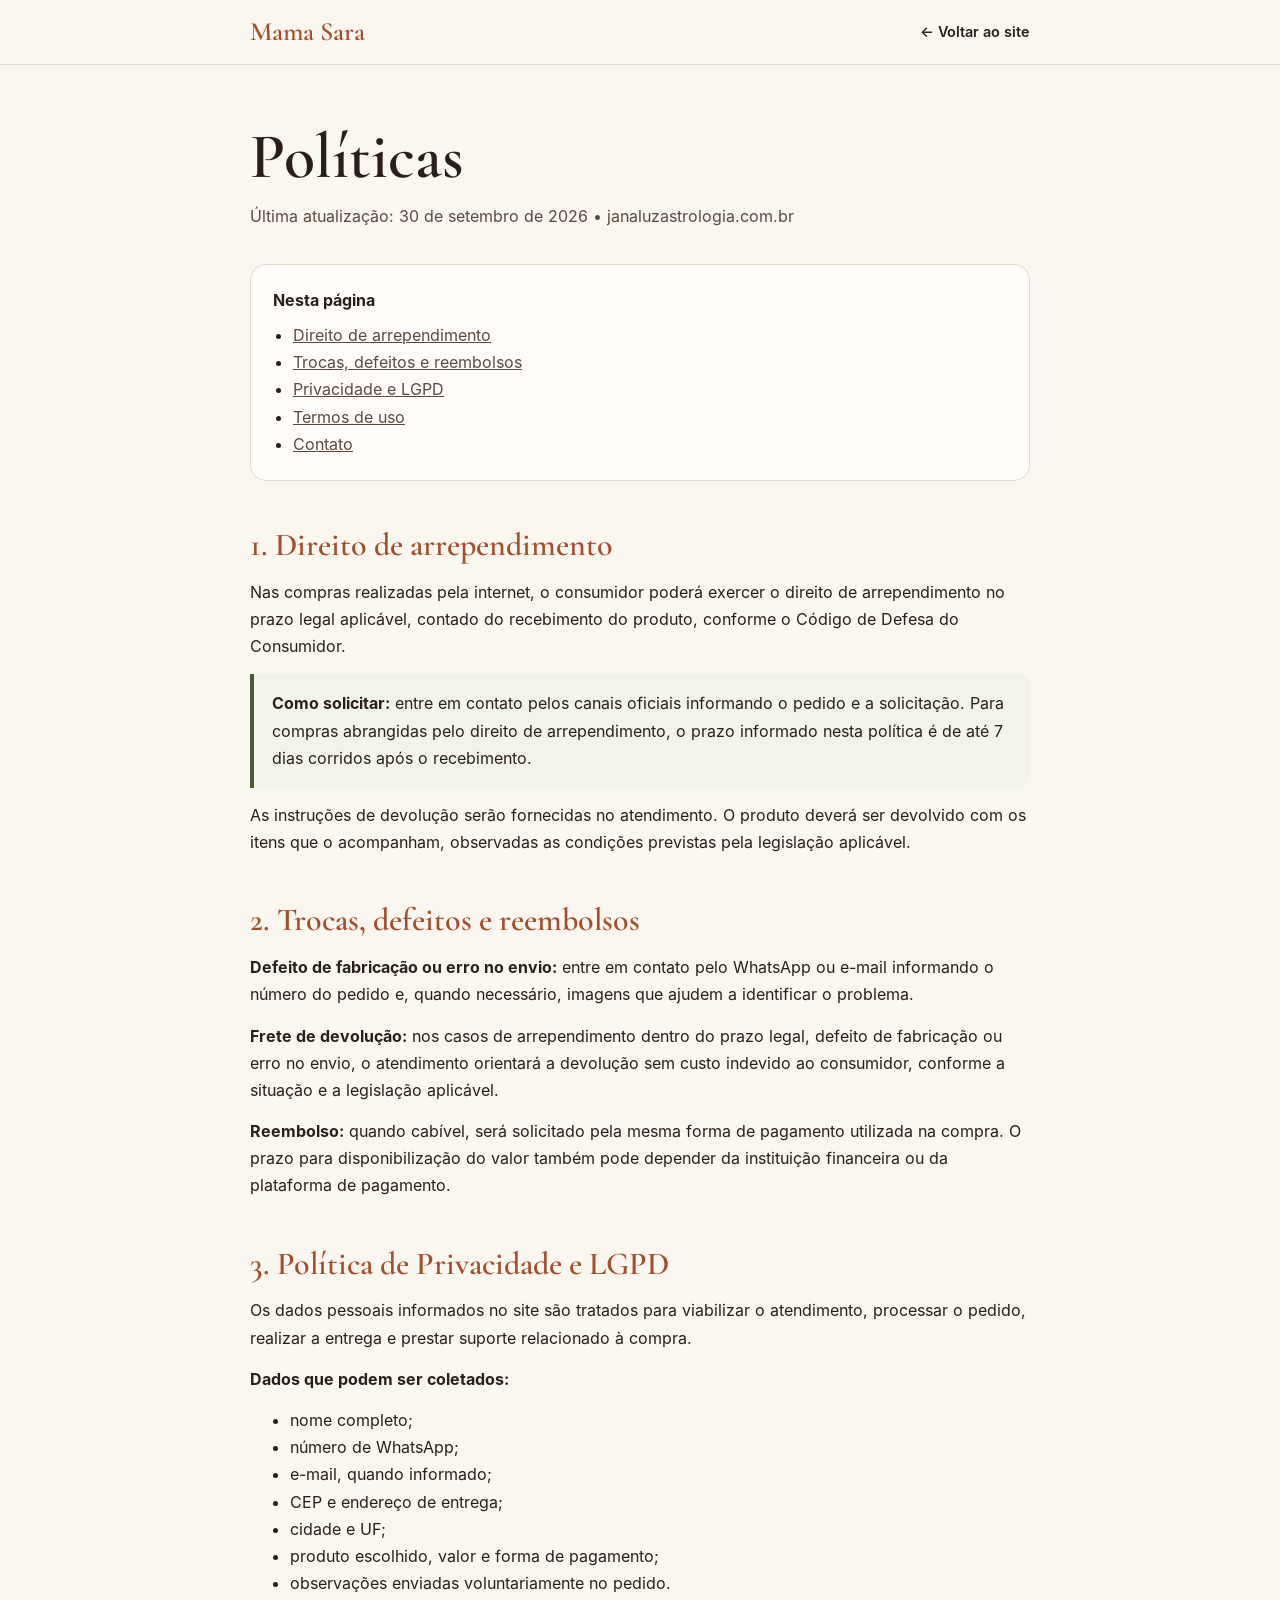
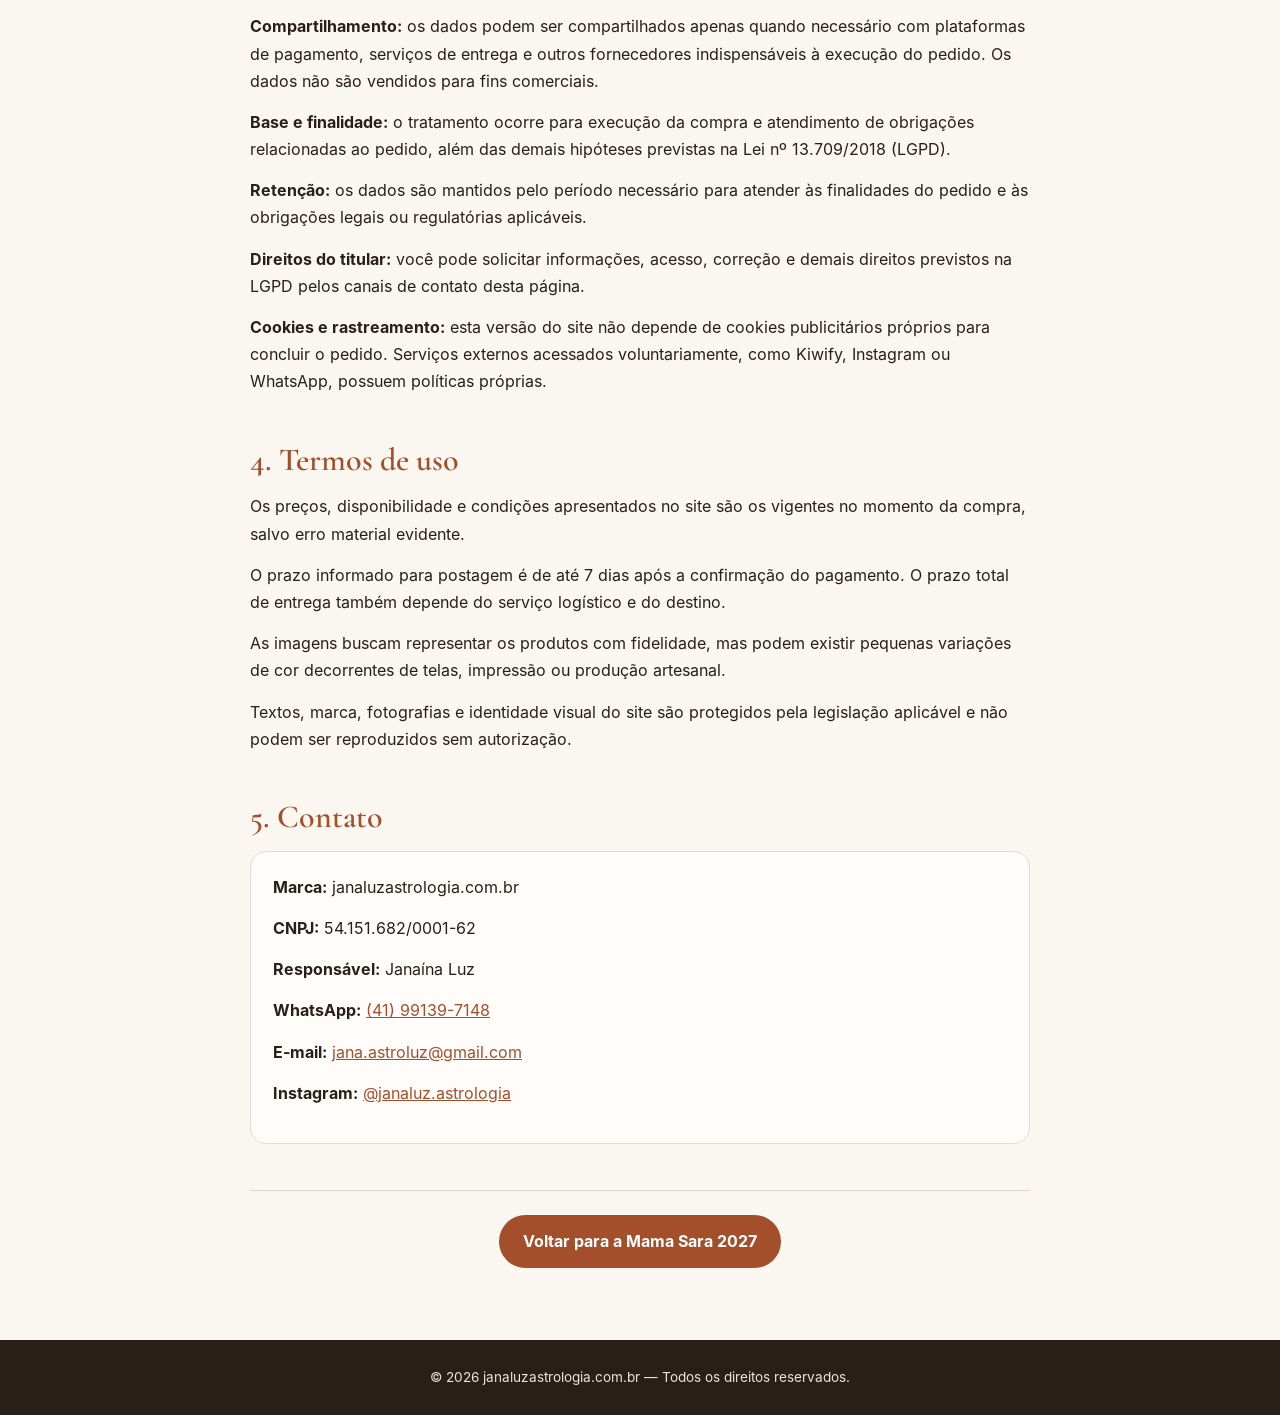
<file: politicas.html>
<!DOCTYPE html>
<html lang="pt-BR">
<head>
<meta charset="UTF-8"/>
<meta name="viewport" content="width=device-width,initial-scale=1.0"/>
<title>Políticas de Compra e Privacidade | Mama Sara 2027 — Janaína Luz Astrologia</title>
<meta name="description" content="Políticas de compra, troca, devolução, privacidade e uso de dados da coleção Mama Sara 2027, por Janaína Luz Astrologia."/>
<meta name="robots" content="index,follow"/>
<link rel="canonical" href="https://janaluzastrologia.com.br/politicas.html"/>
<meta name="theme-color" content="#A34F2B"/>
<meta property="og:type" content="website"/>
<meta property="og:site_name" content="Janaína Luz Astrologia"/>
<meta property="og:locale" content="pt_BR"/>
<meta property="og:url" content="https://janaluzastrologia.com.br/politicas.html"/>
<meta property="og:title" content="Políticas de Compra e Privacidade | Mama Sara 2027"/>
<meta property="og:description" content="Políticas de compra, troca, devolução, privacidade e LGPD da coleção Mama Sara 2027, por Janaína Luz."/>
<meta property="og:image" content="https://janaluzastrologia.com.br/images/og-image.jpg"/>
<link rel="stylesheet" href="css/politicas.css">
<link rel="icon" href="/favicon.ico" sizes="48x48"/>
<link rel="icon" href="images/favicon.svg" type="image/svg+xml"/>
</head>
<body>
<header class="top"><div class="wrap top-in"><a class="brand" href="/">Mama Sara</a><a class="back" href="/">← Voltar ao site</a></div></header>
<main class="wrap">
<h1>Políticas</h1>
<p class="updated">Última atualização: 30 de setembro de 2026 • janaluzastrologia.com.br</p>
<nav class="toc" aria-label="Índice das políticas"><strong>Nesta página</strong><ul><li><a href="#arrependimento">Direito de arrependimento</a></li><li><a href="#trocas">Trocas, defeitos e reembolsos</a></li><li><a href="#privacidade">Privacidade e LGPD</a></li><li><a href="#termos">Termos de uso</a></li><li><a href="#contato">Contato</a></li></ul></nav>
<section id="arrependimento"><h2>1. Direito de arrependimento</h2><p>Nas compras realizadas pela internet, o consumidor poderá exercer o direito de arrependimento no prazo legal aplicável, contado do recebimento do produto, conforme o Código de Defesa do Consumidor.</p><p class="notice"><strong>Como solicitar:</strong> entre em contato pelos canais oficiais informando o pedido e a solicitação. Para compras abrangidas pelo direito de arrependimento, o prazo informado nesta política é de até 7 dias corridos após o recebimento.</p><p>As instruções de devolução serão fornecidas no atendimento. O produto deverá ser devolvido com os itens que o acompanham, observadas as condições previstas pela legislação aplicável.</p></section>
<section id="trocas"><h2>2. Trocas, defeitos e reembolsos</h2><p><strong>Defeito de fabricação ou erro no envio:</strong> entre em contato pelo WhatsApp ou e-mail informando o número do pedido e, quando necessário, imagens que ajudem a identificar o problema.</p><p><strong>Frete de devolução:</strong> nos casos de arrependimento dentro do prazo legal, defeito de fabricação ou erro no envio, o atendimento orientará a devolução sem custo indevido ao consumidor, conforme a situação e a legislação aplicável.</p><p><strong>Reembolso:</strong> quando cabível, será solicitado pela mesma forma de pagamento utilizada na compra. O prazo para disponibilização do valor também pode depender da instituição financeira ou da plataforma de pagamento.</p></section>
<section id="privacidade"><h2>3. Política de Privacidade e LGPD</h2><p>Os dados pessoais informados no site são tratados para viabilizar o atendimento, processar o pedido, realizar a entrega e prestar suporte relacionado à compra.</p><p><strong>Dados que podem ser coletados:</strong></p><ul><li>nome completo;</li><li>número de WhatsApp;</li><li>e-mail, quando informado;</li><li>CEP e endereço de entrega;</li><li>cidade e UF;</li><li>produto escolhido, valor e forma de pagamento;</li><li>observações enviadas voluntariamente no pedido.</li></ul><p><strong>Compartilhamento:</strong> os dados podem ser compartilhados apenas quando necessário com plataformas de pagamento, serviços de entrega e outros fornecedores indispensáveis à execução do pedido. Os dados não são vendidos para fins comerciais.</p><p><strong>Base e finalidade:</strong> o tratamento ocorre para execução da compra e atendimento de obrigações relacionadas ao pedido, além das demais hipóteses previstas na Lei nº 13.709/2018 (LGPD).</p><p><strong>Retenção:</strong> os dados são mantidos pelo período necessário para atender às finalidades do pedido e às obrigações legais ou regulatórias aplicáveis.</p><p><strong>Direitos do titular:</strong> você pode solicitar informações, acesso, correção e demais direitos previstos na LGPD pelos canais de contato desta página.</p><p><strong>Cookies e rastreamento:</strong> esta versão do site não depende de cookies publicitários próprios para concluir o pedido. Serviços externos acessados voluntariamente, como Kiwify, Instagram ou WhatsApp, possuem políticas próprias.</p></section>
<section id="termos"><h2>4. Termos de uso</h2><p>Os preços, disponibilidade e condições apresentados no site são os vigentes no momento da compra, salvo erro material evidente.</p><p>O prazo informado para postagem é de até 7 dias após a confirmação do pagamento. O prazo total de entrega também depende do serviço logístico e do destino.</p><p>As imagens buscam representar os produtos com fidelidade, mas podem existir pequenas variações de cor decorrentes de telas, impressão ou produção artesanal.</p><p>Textos, marca, fotografias e identidade visual do site são protegidos pela legislação aplicável e não podem ser reproduzidos sem autorização.</p></section>
<section id="contato"><h2>5. Contato</h2><div class="contact"><p><strong>Marca:</strong> janaluzastrologia.com.br</p><p><strong>CNPJ:</strong> 54.151.682/0001-62</p><p><strong>Responsável:</strong> Janaína Luz</p><p><strong>WhatsApp:</strong> <a href="https://wa.me/5541991397148">(41) 99139-7148</a></p><p><strong>E-mail:</strong> <a href="mailto:jana.astroluz@gmail.com">jana.astroluz@gmail.com</a></p><p><strong>Instagram:</strong> <a href="https://instagram.com/janaluz.astrologia" target="_blank" rel="noopener">@janaluz.astrologia</a></p></div></section>
<div class="cta"><a class="btn" href="/">Voltar para a Mama Sara 2027</a></div>
</main>
<footer>© 2026 janaluzastrologia.com.br — Todos os direitos reservados.</footer>
</body>
</html>
</file>
<file: css/main.css>
:root{--bg:#FAF6F0;--bg-soft:#F3EDE4;--bg-card:#FFFCFA;--ink:#2A1F18;--ink-soft:#4A3B32;--ink-muted:#5C4A3E;--ember:#A34F2B;--ember-deep:#8F4222;--moss:#4A5C32;--gold:#9A7A3A;--line:rgba(163,79,43,.12);--shadow:0 20px 50px -20px rgba(42,31,24,.12);--moss-deep:#3B4A28;--gold-on-dark:#E3C77F;--ease-out:cubic-bezier(.23,1,.32,1);--ease-drawer:cubic-bezier(.32,.72,0,1)}
*{box-sizing:border-box;margin:0;padding:0}
html{scroll-behavior:smooth}
body{font-family:Inter,system-ui,sans-serif;background:var(--bg);color:var(--ink);line-height:1.6;-webkit-font-smoothing:antialiased}
img{max-width:100%;height:auto;display:block}
picture{display:block;width:100%;height:100%}
.hero-v picture{width:100%;height:100%;min-height:420px}
.hero-v picture img{width:100%;height:100%;object-fit:cover;min-height:420px}

a{color:inherit;text-decoration:none}
button{font-family:inherit;cursor:pointer;border:none;background:none}
.header{position:fixed;top:0;left:0;right:0;z-index:100;background:rgba(250,246,240,.88);backdrop-filter:blur(16px);border-bottom:1px solid var(--line)}
.header-in{max-width:1120px;margin:0 auto;padding:0 24px;height:64px;display:flex;align-items:center;justify-content:space-between}
.logo{display:inline-flex;align-items:center;gap:8px;font-family:'Cormorant Garamond',serif;font-size:1.6rem;font-weight:600;color:var(--ember);letter-spacing:-.02em}
.nav{display:none;gap:32px}
.nav a{font-size:13px;font-weight:500;color:var(--ink-soft);transition:color .2s}
.nav a:hover{color:var(--ember)}
.hdr-cta{background:var(--moss);color:#fff;font-size:13px;font-weight:600;padding:12px 20px;border-radius:999px;transition:background .2s,transform .2s}
.hdr-cta:hover{background:var(--moss-deep);transform:translateY(-1px)}
.btn-s{display:inline-flex;align-items:center;justify-content:center;border:1.5px solid var(--ember);color:var(--ember);font-size:15px;font-weight:600;padding:13px 28px;border-radius:999px;transition:transform 160ms var(--ease-out),background-color 200ms ease,color 200ms ease,box-shadow 200ms ease}
.btn-s:hover{background:var(--ember);color:#fff;transform:translateY(-2px)}
.btn-m{display:inline-flex;align-items:center;justify-content:center;background:var(--moss);color:#fff;font-size:15px;font-weight:600;padding:14px 28px;border-radius:999px;transition:transform 160ms var(--ease-out),background-color 200ms ease,color 200ms ease,box-shadow 200ms ease;box-shadow:0 4px 16px -4px rgba(74,92,50,.4)}
.btn-m:hover{background:var(--moss-deep);transform:translateY(-2px)}
.hero{padding-top:64px;min-height:min(100svh,760px);display:grid;grid-template-columns:1fr 1fr}
.hero-v{position:relative;background:var(--bg-soft);overflow:hidden}
.hero-v img{width:100%;height:100%;object-fit:cover;min-height:400px}
.hero-c{display:flex;align-items:center;padding:52px 44px 52px 48px}
.hero-in{max-width:480px}
.badge{display:inline-flex;align-items:center;gap:6px;font-size:11px;font-weight:700;letter-spacing:.14em;text-transform:uppercase;color:#3D4D28;background:rgba(74,92,50,.14);padding:6px 14px;border-radius:999px;margin-bottom:24px}
.hero h1{font-family:'Cormorant Garamond',serif;font-size:clamp(2.5rem,4vw,3.35rem);font-weight:600;line-height:1.12;color:var(--ink);margin-bottom:20px}
.hero h1 em{font-style:italic;color:var(--ember)}
.hero-lead{font-size:1.125rem;color:var(--ink-soft);line-height:1.7;margin-bottom:28px}
.price-block{margin-bottom:28px}
.price-row{display:flex;align-items:baseline;gap:12px;flex-wrap:wrap}
.price-cur{font-family:'Cormorant Garamond',serif;font-size:2.5rem;font-weight:600;color:var(--ember);line-height:1}
.price-old{font-size:1.15rem;color:var(--ink-soft);text-decoration:line-through}
.price-save{font-size:12px;font-weight:700;color:#3D4D28;background:rgba(74,92,50,.16);padding:4px 10px;border-radius:999px}
.price-note{font-size:13px;color:var(--ink-soft);margin-top:6px;font-weight:500}
.hero-act{display:flex;flex-wrap:wrap;gap:12px;margin-bottom:28px}
.trust-row{display:flex;flex-wrap:wrap;gap:8px 20px;font-size:13px;font-weight:500;color:var(--ink-soft)}
.trust-row span{display:flex;align-items:center;gap:6px}
.trust-row svg{width:14px;height:14px;color:var(--moss);flex-shrink:0}
.sec{padding:72px 24px}
.sec-in{max-width:1080px;margin:0 auto}
.sec-label{font-size:11px;font-weight:700;letter-spacing:.16em;text-transform:uppercase;color:#3D4D28;margin-bottom:12px;text-align:center}
.sec-title{font-family:'Cormorant Garamond',serif;font-size:clamp(1.95rem,3.4vw,2.6rem);font-weight:600;color:var(--ink);text-align:center;line-height:1.2;margin-bottom:16px}
.sec-sub{text-align:center;color:var(--ink-soft);font-size:1rem;max-width:520px;margin:0 auto 48px}
.manifesto{background:linear-gradient(145deg,#8F4222 0%,#6B3219 100%);color:#FAF6F0;padding:100px 24px 110px;text-align:center;position:relative;overflow:hidden}
.manifesto::before{content:'';position:absolute;inset:0;background:radial-gradient(ellipse at 25% 20%,rgba(196,163,90,.18),transparent 55%);pointer-events:none}
.manifesto-in{position:relative;max-width:640px;margin:0 auto}
.manifesto-q{font-family:'Cormorant Garamond',serif;font-size:clamp(2.05rem,4.8vw,2.85rem);font-weight:500;line-height:1.5;margin:0 auto 40px;max-width:22ch;letter-spacing:.01em}
.manifesto-q em{font-style:italic;color:var(--gold-on-dark);display:block;margin-top:14px;font-size:1.08em}
.manifesto p{font-size:1.12rem;color:rgba(250,246,240,.85);line-height:1.8;max-width:36ch;margin:0 auto;padding-top:8px}
.story{display:grid;grid-template-columns:1fr 1fr;min-height:400px;gap:0}
.story-img{position:relative;overflow:hidden;background:var(--bg-soft);min-height:400px;max-height:480px}
.story-img img{width:100%;height:100%;object-fit:cover;object-position:center center;min-height:400px;max-height:480px}
.story-txt{display:flex;align-items:center;justify-content:center;padding:36px 32px;text-align:center;min-height:400px}
.story-txt-in{max-width:420px;width:100%}
.story-txt .lbl{font-size:12px;font-weight:600;letter-spacing:.16em;text-transform:uppercase;color:var(--moss);margin-bottom:16px;text-align:center}
.story-txt h2{font-family:'Cormorant Garamond',serif;font-size:clamp(1.75rem,3vw,2.35rem);font-weight:600;line-height:1.22;margin-bottom:16px;color:var(--ink);text-align:center}
.story-txt p{color:var(--ink-soft);font-size:1.02rem;line-height:1.72;margin-bottom:12px;text-align:center}
.story-txt p:last-child{margin-bottom:0}
.story-dark{background:linear-gradient(145deg,#6B3219,#4A2412);color:#FAF6F0;height:100%}
.story-dark .lbl{color:var(--gold-on-dark)}
.story-dark h2{color:#FAF6F0}
.story-dark p{color:rgba(250,246,240,.8)}
.steps{background:var(--bg-soft);border-top:1px solid var(--line);border-bottom:1px solid var(--line)}
.steps-g{display:grid;grid-template-columns:repeat(4,1fr);gap:32px;max-width:960px;margin:0 auto}
.step{text-align:center}
.step-n{font-family:'Cormorant Garamond',serif;font-size:2rem;font-weight:600;color:var(--ember);margin-bottom:8px}
.step h3{font-size:15px;font-weight:600;color:var(--ink);margin-bottom:4px}
.step p{font-size:13px;color:var(--ink-soft)}
.prod-feat{background:var(--bg-card);border:1.5px solid rgba(163,79,43,.25);border-radius:20px;padding:36px 40px;margin-bottom:20px;box-shadow:var(--shadow);position:relative;transition:transform .3s,box-shadow .3s}.prod-feat:hover{transform:translateY(-2px);box-shadow:0 24px 50px -16px rgba(163,79,43,.25)}
.prod-feat-badge{position:absolute;top:-12px;left:32px;background:var(--ember);color:#fff;font-size:11px;font-weight:600;letter-spacing:.06em;text-transform:uppercase;padding:5px 14px;border-radius:999px}
.prod-feat-g{display:grid;grid-template-columns:1fr auto;gap:40px;align-items:center}
.prod-feat h3{font-family:'Cormorant Garamond',serif;font-size:1.75rem;font-weight:600;margin-bottom:4px}
.prod-feat .desc{font-size:14px;color:var(--ink-soft);margin-bottom:16px}
.prod-feat ul{list-style:none}
.prod-feat ul li{font-size:14px;color:var(--ink-soft);padding:3px 0;display:flex;align-items:center;gap:8px}
.prod-feat ul li span{color:var(--moss)}
.prod-ps{text-align:right;min-width:200px}
.prod-ps .old{font-size:14px;color:var(--ink-soft);text-decoration:line-through}
.prod-ps .cur{font-family:'Cormorant Garamond',serif;font-size:2.5rem;font-weight:600;color:var(--ember);line-height:1.1}
.prod-ps .save{font-size:12px;font-weight:600;color:var(--moss);margin-bottom:16px}
.prod-ps .acts{display:flex;flex-direction:column;gap:8px}
.prod-ps .btn-m,.prod-ps .btn-s{width:100%;font-size:14px;padding:12px 20px}
.prod-g{display:grid;grid-template-columns:repeat(2,1fr);gap:16px}
.prod-card{background:#fff;border:1.5px solid rgba(163,79,43,.15);border-radius:18px;padding:0;display:flex;flex-direction:column;transition:transform .3s cubic-bezier(.22,1,.36,1),box-shadow .3s,border-color .3s;overflow:hidden}
.prod-card{overflow:hidden;padding:0}
.prod-card-img{width:100%;aspect-ratio:16/10;overflow:hidden;background:var(--bg-soft)}
.prod-card-img img{width:100%;height:100%;object-fit:cover;object-position:center;display:block;transition:transform .4s ease}
.prod-card:hover .prod-card-img img{transform:scale(1.03)}
.prod-card h3,.prod-card .desc,.prod-card .price,.prod-card ul,.prod-card .acts{padding-left:28px;padding-right:28px}
.prod-card h3{padding-top:18px}
.prod-card .acts{padding-bottom:24px}


.prod-card:hover{transform:translateY(-4px);box-shadow:0 20px 40px -12px rgba(163,79,43,.22);border-color:rgba(163,79,43,.4)}
.prod-card h3{font-family:'Cormorant Garamond',serif;font-size:1.5rem;font-weight:600;margin-bottom:4px}
.prod-card .desc{font-size:13px;color:var(--ink-soft);margin-bottom:12px}
.prod-card .price{font-family:'Cormorant Garamond',serif;font-size:2.1rem;font-weight:600;color:var(--ember);margin-bottom:16px}
.prod-card ul{list-style:none;flex:1;margin-bottom:20px}
.prod-card ul li{font-size:13px;color:var(--ink-soft);padding:2px 0}
.prod-card .acts{display:flex;gap:8px;margin-top:auto}
.prod-card .btn-m{width:100%;font-size:14px;padding:13px 16px}

.prod-card .acts{display:flex;flex-direction:column;gap:8px;margin-top:16px}
.prod-card .acts .btn-m,.prod-card .acts .btn-s{width:100%}

.why-g{display:grid;grid-template-columns:repeat(2,1fr);gap:16px;max-width:900px;margin:0 auto}
.why-item{background:#fff;border:1.5px solid rgba(163,79,43,.14);border-radius:16px;padding:28px 26px;transition:transform .3s cubic-bezier(.22,1,.36,1),box-shadow .3s,border-color .3s}
.why-item:hover{transform:translateY(-4px);box-shadow:0 20px 40px -12px rgba(163,79,43,.2);border-color:rgba(163,79,43,.35)}
.why-item h3{font-size:17px;font-weight:600;color:var(--ink);margin-bottom:10px;font-family:'Cormorant Garamond',serif}
.why-item p{font-size:15px;color:var(--ink-soft);line-height:1.65}
.testimonials{background:var(--bg-soft)}
.t-g{display:grid;grid-template-columns:repeat(3,1fr);gap:20px}
.t-card{background:#fff;border:1.5px solid rgba(163,79,43,.12);border-radius:18px;padding:28px;box-shadow:0 8px 24px -12px rgba(42,31,24,.08);transition:transform .3s,box-shadow .3s,border-color .3s}.t-card:hover{transform:translateY(-3px);box-shadow:0 16px 36px -12px rgba(163,79,43,.15);border-color:rgba(163,79,43,.28)}
.stars{color:var(--gold);font-size:13px;letter-spacing:2px;margin-bottom:14px}
.t-card blockquote{font-size:15.5px;color:var(--ink-soft);line-height:1.7;margin-bottom:20px;font-style:normal}
.t-card footer{font-size:14px;font-weight:600;color:var(--ink);display:flex;align-items:center;gap:12px}
.t-av{width:40px;height:40px;border-radius:50%;display:flex;align-items:center;justify-content:center;font-size:13px;font-weight:700;color:#fff;flex-shrink:0}
.author{max-width:900px;margin:0 auto}
.author-grid{display:grid;grid-template-columns:1fr 1.15fr;gap:48px;align-items:center;max-width:960px;margin:0 auto}
.author-photo{position:relative;width:100%;max-width:400px;margin:0 auto}
.author-photo img{width:100%;height:auto;aspect-ratio:auto;object-fit:contain;object-position:center center;border-radius:20px;box-shadow:0 24px 48px -16px rgba(42,31,24,.2);display:block}
.author-photo::after{content:'';position:absolute;inset:auto -12px -12px auto;width:72px;height:72px;border-radius:50%;background:linear-gradient(135deg,var(--ember),var(--gold));opacity:.35;z-index:-1}
.author-text{text-align:left}
.author-text .sec-label{text-align:left;margin-bottom:10px}
.author h2{font-family:'Cormorant Garamond',serif;font-size:2.4rem;font-weight:600;margin-bottom:6px;line-height:1.15}
.author .role{font-size:14px;color:var(--moss);font-weight:500;margin-bottom:18px}
.author p{font-size:15.5px;color:var(--ink-soft);line-height:1.7;margin-bottom:14px}
.author a{font-size:14px;font-weight:600;color:var(--ember)}
.author a:hover{text-decoration:underline}
@media(max-width:700px){
.author-grid{grid-template-columns:1fr;gap:28px;text-align:center}.author-photo{max-width:300px;margin:0 auto}
.author-text{text-align:center}
.author-text .sec-label{text-align:center}
}
.team{margin-top:40px;padding-top:32px;border-top:1px solid var(--line);text-align:left}
.team h3{font-size:13px;font-weight:600;color:var(--ink-muted);margin-bottom:12px;text-align:center}
.gaya{display:flex;align-items:center;justify-content:center;gap:14px;margin-top:28px}
.gaya img{width:72px;height:72px;border-radius:50%;object-fit:cover;border:3px solid rgba(163,79,43,.2);box-shadow:0 8px 20px -8px rgba(42,31,24,.2)}
.gaya-name{font-size:14px;font-weight:600;color:var(--ink);margin:0}
.gaya-role{font-size:12.5px;color:var(--ink-muted);margin:0}
.team-l{display:flex;flex-wrap:wrap;justify-content:center;gap:8px 24px;font-size:13px;color:var(--ink-soft)}.team-link{color:inherit;text-decoration:none;font-size:inherit;font-weight:inherit}.team-link:hover{text-decoration:underline;text-underline-offset:3px;text-decoration-color:rgba(92,74,62,.35)}
.guarantee{background:linear-gradient(145deg,#6B3219,#4A2412);color:#FAF6F0;padding:64px 24px}
.g-g{max-width:860px;margin:0 auto;display:grid;grid-template-columns:repeat(3,1fr);gap:40px;text-align:center}
.g-item h3{font-family:'Cormorant Garamond',serif;font-size:1.5rem;font-weight:600;margin-bottom:8px}
.g-item p{font-size:13.5px;color:rgba(250,246,240,.7)}
.faq-l{max-width:640px;margin:0 auto}
.faq-i{background:var(--bg-card);border:1px solid var(--line);border-radius:12px;margin-bottom:8px;overflow:hidden}
.faq-i summary{display:flex;align-items:center;justify-content:space-between;padding:18px 22px;font-size:15px;font-weight:500;color:var(--ink);cursor:pointer;list-style:none;transition:color .2s}
.faq-i summary::-webkit-details-marker{display:none}
.faq-i summary:hover{color:var(--ember)}
.faq-i[open] summary{color:var(--ember)}
.faq-i summary svg{width:16px;height:16px;color:var(--ink-muted);flex-shrink:0;transition:transform .25s}
.faq-i[open] summary svg{transform:rotate(180deg)}
.faq-i .ans{padding:0 22px 18px;font-size:14px;color:var(--ink-soft);line-height:1.65}
.final-cta{background:var(--bg-soft);border-top:1px solid var(--line);padding:72px 24px;text-align:center}
.final-cta h2{font-family:'Cormorant Garamond',serif;font-size:clamp(1.8rem,3vw,2.4rem);font-weight:600;margin-bottom:12px}
.final-cta p{color:var(--ink-soft);margin-bottom:28px;font-size:1rem}
.final-cta .price{font-family:'Cormorant Garamond',serif;font-size:2.5rem;font-weight:600;color:var(--ember);margin-bottom:8px}
.final-cta .acts{display:flex;flex-wrap:wrap;justify-content:center;gap:12px;margin-top:24px}
.contact{padding:40px 24px 24px;text-align:center}
.contact h2{font-family:'Cormorant Garamond',serif;font-size:1.75rem;font-weight:600;margin-bottom:8px}
.contact p{font-size:14px;color:var(--ink-muted);margin-bottom:24px}
.contact-l{display:flex;flex-wrap:wrap;justify-content:center;gap:12px}
.contact-wa{display:inline-flex;align-items:center;gap:8px;background:#0B7A6B;color:#fff;font-size:14px;font-weight:600;padding:12px 24px;border-radius:999px;transition:filter .2s}
.contact-wa:hover{filter:brightness(1.08)}
.contact-em{display:inline-flex;align-items:center;background:var(--bg-card);border:1px solid var(--line);font-size:14px;font-weight:500;color:var(--ink-soft);padding:12px 24px;border-radius:999px;transition:border-color .2s}
.contact-em:hover{border-color:var(--ember)}
.footer{background:var(--ink);color:rgba(250,246,240,.6);padding:48px 24px 32px}
.footer-in{max-width:1080px;margin:0 auto}
.footer-top{display:flex;flex-wrap:wrap;justify-content:space-between;gap:32px;margin-bottom:40px}
.footer-brand{font-family:'Cormorant Garamond',serif;font-size:1.4rem;font-weight:600;color:#FAF6F0;margin-bottom:8px}
.footer-desc{font-size:13px;max-width:260px;line-height:1.6}
.footer-links{display:flex;flex-wrap:wrap;gap:8px 28px;font-size:13.5px}
.footer-links a:hover{color:#FAF6F0}
.footer-right{display:flex;flex-direction:column;align-items:flex-end;gap:16px}
.footer-social{display:flex;align-items:center;gap:14px}
.footer-social a{display:flex;align-items:center;justify-content:center;width:40px;height:40px;border-radius:50%;background:rgba(255,255,255,.08);color:rgba(250,246,240,.75);transition:background .2s,color .2s,transform .2s}
.footer-social a:hover{background:rgba(255,255,255,.16);color:#FAF6F0;transform:translateY(-2px)}
@media(max-width:600px){
.footer-right{align-items:flex-start}
.footer-top{flex-direction:column}
}
.footer-bot{border-top:1px solid rgba(255,255,255,.08);padding-top:24px;display:flex;flex-wrap:wrap;justify-content:space-between;gap:12px;font-size:12px;color:rgba(250,246,240,.65)}
.sticky{position:fixed;bottom:0;left:0;right:0;z-index:90;background:rgba(255,252,250,.96);backdrop-filter:blur(12px);border-top:1px solid var(--line);box-shadow:0 -8px 30px rgba(0,0,0,.06);padding:12px 20px;transform:translateY(110%);transition:transform .35s cubic-bezier(.22,1,.36,1)}
.sticky.show{transform:translateY(0)}
.sticky-in{max-width:1080px;margin:0 auto;display:flex;align-items:center;justify-content:space-between;gap:16px}
.sticky-info{font-size:12px;color:var(--ink-soft)}
.sticky-info strong{display:block;font-family:'Cormorant Garamond',serif;font-size:1.35rem;font-weight:600;color:var(--ember)}
.sticky .btn-m{font-size:14px;padding:12px 24px;white-space:nowrap}
.wa-fab{position:fixed;bottom:88px;right:20px;z-index:90;width:52px;height:52px;background:#0B7A6B;border-radius:50%;display:flex;align-items:center;justify-content:center;box-shadow:0 4px 20px rgba(37,211,102,.4);transition:transform .2s}
.wa-fab:hover{transform:scale(1.08)}
.wa-fab svg{width:26px;height:26px;fill:#fff}
.modal-ov{position:fixed;inset:0;z-index:200;background:rgba(42,31,24,.5);backdrop-filter:blur(4px);display:none;align-items:center;justify-content:center;padding:16px}
.modal-ov.open{display:flex}
.modal{background:var(--bg);border-radius:20px;width:100%;max-width:440px;max-height:90dvh;overflow-y:auto;box-shadow:0 24px 60px rgba(0,0,0,.2)}
.modal-h{display:flex;align-items:center;justify-content:space-between;padding:20px 24px;border-bottom:1px solid var(--line);position:sticky;top:0;background:var(--bg);z-index:1}
.modal-h h3{font-family:'Cormorant Garamond',serif;font-size:1.35rem;font-weight:600}
.modal-x{font-size:24px;color:var(--ink-muted);line-height:1;padding:4px}
.modal-x:hover{color:var(--ink)}
.modal-b{padding:24px}
.modal-prod{background:var(--bg-soft);border-radius:12px;padding:16px;margin-bottom:20px}
.modal-prod .lbl{font-size:12px;color:var(--ink-muted)}
.modal-prod .name{font-weight:600;font-size:15px}
.modal-prod .price{font-family:'Cormorant Garamond',serif;font-size:1.5rem;font-weight:600;color:var(--ember)}
.fg{margin-bottom:14px}
.fg label{display:block;font-size:13px;font-weight:500;color:var(--ink-soft);margin-bottom:5px}
.fg input,.fg select,.fg textarea{width:100%;padding:11px 14px;border:1px solid var(--line);border-radius:10px;background:#fff;font-size:14px;color:var(--ink);font-family:inherit;transition:border-color .2s,box-shadow .2s}
.fg input:focus,.fg select:focus,.fg textarea:focus{outline:none;border-color:var(--ember);box-shadow:0 0 0 3px rgba(163,79,43,.1)}
.fr{display:grid;grid-template-columns:1fr 2fr;gap:12px}
.pay-opts{display:grid;grid-template-columns:1fr 1fr;gap:10px}
.pay-opt{display:flex;align-items:center;gap:8px;padding:12px 14px;border:1.5px solid var(--line);border-radius:10px;cursor:pointer;font-size:14px;font-weight:500;transition:border-color .2s,background .2s}
.pay-opt:has(input:checked){border-color:var(--moss);background:rgba(74,92,50,.06)}
.form-sub{width:100%;margin-top:8px;font-size:15px;padding:14px}
.form-note{text-align:center;font-size:11.5px;color:var(--ink-muted);margin-top:12px}
@media(max-width:900px){
.hero{grid-template-columns:1fr;min-height:auto}
.hero-v{aspect-ratio:auto;max-height:none;min-height:0}
.hero-v picture{min-height:0;height:auto}
.hero-v img{min-height:0;max-height:none;width:100%;height:auto;object-fit:contain;display:block}
.hero-c{padding:36px 24px 44px}
.story{grid-template-columns:1fr;min-height:0}
.story-img{order:-1;aspect-ratio:auto;min-height:0;max-height:none;background:var(--bg-soft)}
.story-img picture{display:block;width:100%;height:auto}
.story-img img{min-height:0;max-height:none;width:100%;height:auto;object-fit:cover;display:block}
.story.reverse .story-img{order:-1}
.story.reverse .story-txt{order:1}
.story-txt{padding:32px 24px 40px;order:1;text-align:center;justify-content:center;min-height:0}
.story-txt-in{max-width:none}
.steps-g{grid-template-columns:1fr 1fr;gap:16px 12px}
.step{background:#fff;border:1px solid var(--line);border-radius:14px;padding:18px 12px}
.step-n{font-size:1.5rem;margin-bottom:4px}
.step h3{font-size:14px}
.step p{font-size:12px;line-height:1.4}
.prod-feat-g{grid-template-columns:1fr;gap:24px}
.prod-ps{text-align:left;min-width:auto}
.prod-g{grid-template-columns:1fr}
.t-g{grid-template-columns:1fr}
.why-g{grid-template-columns:1fr;gap:14px}
.g-g{grid-template-columns:1fr;gap:28px}
.sec{padding:52px 20px}
.sticky{padding-bottom:max(12px,env(safe-area-inset-bottom))}
}
@media(max-width:480px){
.hero h1{font-size:2.25rem}
.price-cur{font-size:2.25rem}
.steps-g{gap:12px}
.step{padding:14px 10px}
}
@media(min-width:901px){.nav{display:flex}.wa-fab{bottom:28px}.sticky{display:none}}
@media(max-width:600px){.hero-act{flex-direction:column}.hero-act .btn-m,.hero-act .btn-s{width:100%}.fr{grid-template-columns:1fr}}
a[href*="netlify.com"][target],iframe[src*="netlify"]{display:none!important;visibility:hidden!important;pointer-events:none!important}
 .skip-link{position:absolute;left:-9999px;top:0;background:var(--ink);color:#fff;padding:12px 20px;z-index:9999;border-radius:0 0 8px 0;font-weight:600}.skip-link:focus{left:0}
:focus-visible{outline:3px solid #1F6FEB;outline-offset:3px}
.form-privacy{font-size:12px;color:var(--ink-muted);line-height:1.5;margin-top:14px}.form-privacy a{color:var(--ember);text-decoration:underline}
@media(prefers-reduced-motion:reduce){html{scroll-behavior:auto}*,*::before,*::after{animation-duration:.01ms!important;animation-iteration-count:1!important;transition-duration:.01ms!important;scroll-behavior:auto!important}}

/* ===== Refinamentos v2 ===== */
html{scroll-padding-top:72px;scrollbar-gutter:stable}
h1,h2,h3{text-wrap:balance}p{text-wrap:pretty}
.hero h1 em{display:block;margin-top:.12em}
.mt-l{margin-top:40px}
.why-item h3{font-size:1.35rem}
.price-cur,.prod-ps .cur,.prod-card .price,.final-cta .price,.sticky-info strong,.modal-prod .price{font-variant-numeric:lining-nums}
.price-note,.trust-row,.step p,.prod-card .desc,.prod-card ul li,.prod-feat .desc{font-size:14px}
.modal-x{min-width:44px;min-height:44px}
.g-link{text-decoration:underline;text-underline-offset:3px}
.fg input:user-invalid,.fg select:user-invalid,.fg textarea:user-invalid{border-color:#B3261E}
.prod-card .upsell{display:block;text-align:left;font-size:13.5px;line-height:1.5;color:var(--ink-soft);padding:0 28px;margin:-4px 0 0}
.upsell strong{color:var(--moss)}.upsell:hover strong{text-decoration:underline}
.why-item:hover,.t-card:hover{transform:none}
.prod-card:hover .prod-card-img img{transform:none}
.btn-m:active,.btn-s:active,.hdr-cta:active,.wa-fab:active{transform:scale(.97)}
@media(hover:none){.prod-card:hover,.prod-feat:hover,.btn-m:hover,.btn-s:hover,.hdr-cta:hover,.footer-social a:hover{transform:none}}
.sticky{visibility:hidden;transition:transform 200ms var(--ease-out),visibility 0s linear 200ms}
.sticky.show{visibility:visible;transition:transform 320ms var(--ease-drawer),visibility 0s}
@media(max-width:900px){.wa-fab{transform:translateY(68px);transition:transform 260ms var(--ease-drawer)}body.sticky-on .wa-fab{transform:none}}
.modal-ov{opacity:0;transition:opacity 180ms var(--ease-out),display 180ms allow-discrete}
.modal-ov.open{opacity:1}
.modal-ov .modal{opacity:0;transform:scale(.96);transition:opacity 220ms var(--ease-out),transform 220ms var(--ease-out)}
.modal-ov.open .modal{opacity:1;transform:none}
@starting-style{.modal-ov.open{opacity:0}.modal-ov.open .modal{opacity:0;transform:scale(.96)}}
:root{interpolate-size:allow-keywords}
.faq-i::details-content{block-size:0;opacity:0;overflow:clip;transition:block-size 220ms var(--ease-out),opacity 180ms var(--ease-out),content-visibility 220ms allow-discrete}
.faq-i[open]::details-content{block-size:auto;opacity:1}
.faq-i summary svg{transition:transform 200ms var(--ease-out)}
.manifesto-q .ln{display:block}

/* ===== Botões: sistema unificado ===== */
.btn-m,.btn-s{min-height:48px;border:1.5px solid var(--moss);line-height:1.2;text-align:center}
.btn-m:hover{border-color:var(--moss-deep)}
.btn-s{color:var(--moss);background:transparent}
.btn-s:hover{background:var(--moss);color:#fff}
.prod-card .acts .btn-m,.prod-card .acts .btn-s,.prod-ps .acts .btn-m,.prod-ps .acts .btn-s{font-size:14px;padding:0 20px}
.sticky .btn-m{min-height:44px;padding:0 24px}
.hdr-cta{display:inline-flex;align-items:center;min-height:44px;padding:0 20px}
.prod-card .upsell{font-size:14px}

/* Utility classes moved from inline styles */
.t-av--ember{background:#A34F2B}
.t-av--moss{background:#4A5C32}
.t-av--gold{background:#8A6A22}
.faq-policy-link{color:var(--ember);text-decoration:underline}
.final-meta{font-size:13px;color:var(--ink-soft);margin-bottom:0}

/* ===== v3: fontes, layout, transições ===== */
@font-face{font-family:Inter;src:url('../fonts/inter-regular.woff2') format('woff2');font-weight:400;font-display:swap}
@font-face{font-family:Inter;src:url('../fonts/inter-medium.woff2') format('woff2');font-weight:500;font-display:swap}
@font-face{font-family:Inter;src:url('../fonts/inter-semibold.woff2') format('woff2');font-weight:600;font-display:swap}
@font-face{font-family:Inter;src:url('../fonts/inter-bold.woff2') format('woff2');font-weight:700;font-display:swap}
@font-face{font-family:'Cormorant Garamond';src:url('../fonts/cormorant-500.woff2') format('woff2');font-weight:500;font-style:normal;font-display:swap}
@font-face{font-family:'Cormorant Garamond';src:url('../fonts/cormorant-600.woff2') format('woff2');font-weight:600;font-style:normal;font-display:swap}
@font-face{font-family:'Cormorant Garamond';src:url('../fonts/cormorant-italic-500.woff2') format('woff2');font-weight:500;font-style:italic;font-display:swap}

:root{--sec-y:clamp(56px,8vw,96px)}
.sec,.final-cta{padding-block:var(--sec-y)}.guarantee{padding-block:clamp(48px,6vw,72px)}.contact{padding-block:clamp(40px,5vw,56px) 24px}
.hero-v img{object-position:50% 60%;animation:settle 1.1s var(--ease-out) both}
@keyframes settle{from{transform:scale(1.04)}to{transform:none}}
@keyframes rise{from{opacity:0;transform:translateY(8px)}to{opacity:1;transform:none}}
.hero-act .btn-m,.hero-act .btn-s{flex:1 1 200px}
.final-cta .acts .btn-m,.final-cta .acts .btn-s{min-width:220px}
.prod-ps .old{display:block}
.story-img{min-height:440px;max-height:none}
.story-img img{position:absolute;inset:0;width:100%;height:100%;min-height:0;max-height:none;object-fit:cover}
.story-txt{min-height:440px}
.story:nth-child(1) .story-img img{object-position:50% 58%}
.story:nth-child(2) .story-img img{object-position:50% 64%}
@media(min-width:601px) and (max-width:900px){.prod-g,.why-g{grid-template-columns:1fr 1fr}.steps-g{grid-template-columns:repeat(4,1fr);gap:12px}.g-g{grid-template-columns:repeat(3,1fr);gap:24px}}
@media(max-width:900px){
.story-img{min-height:0}
.story-img img{position:static;aspect-ratio:4/3;height:auto;object-fit:cover}
.story:nth-child(3) .story-img img{aspect-ratio:auto}
.t-g{max-width:620px;margin-inline:auto}.prod-feat{padding:32px 24px}}
/* header + nav */
.header{transition:background-color .25s,box-shadow .25s}
.header.scrolled{background:rgba(250,246,240,.96);box-shadow:0 8px 24px -16px rgba(42,31,24,.3)}
.nav a{position:relative;padding-block:6px}
.nav a::after{content:'';position:absolute;left:0;right:0;bottom:0;height:1.5px;background:var(--ember);transform:scaleX(0);transform-origin:left;transition:transform 240ms var(--ease-out)}
.nav a[aria-current]{color:var(--ember)}.nav a[aria-current]::after{transform:scaleX(1)}
@media(hover:hover){.nav a:hover::after{transform:scaleX(1)}}
/* reveal */
.rv{opacity:0;transform:translateY(14px);transition:opacity 560ms var(--ease-out),transform 560ms var(--ease-out);transition-delay:var(--d,0ms)}
.rv.in{opacity:1;transform:none}
.story-img.rv{transform:scale(1.03)}.story-img.rv.in{transform:none}
@media(prefers-reduced-motion:reduce){.rv{transform:none}}
/* modal: confirmação */
.modal-ok{text-align:center}.modal-ok:not([hidden]){animation:rise 320ms var(--ease-out)}
.modal-ok h4{font-family:'Cormorant Garamond',serif;font-size:1.6rem;font-weight:600;color:var(--moss);margin-bottom:8px}
.modal-ok p{font-size:14px;color:var(--ink-soft);margin-bottom:18px}
.modal-ok .btn-m,.modal-ok .btn-s{width:100%;margin-top:10px}
.link-btn{margin-top:14px;font-size:13px;color:var(--ink-muted);text-decoration:underline}
.modal:focus{outline:none}

/* Correção responsiva mobile: impedir que o flex-basis transforme os botões em blocos altos. */
@media (max-width: 600px) {
  .hero-act { flex-direction: column; align-items: stretch; gap: 12px; }
  .hero-act .btn-m,
  .hero-act .btn-s { flex: 0 0 auto; width: 100%; min-height: 52px; padding: 14px 20px; }
  .sticky-in { gap: 10px; }
  .sticky .btn-m { flex: 0 0 auto; min-height: 44px; padding: 0 16px; white-space: nowrap; }
  .sticky-info { flex: 1 1 auto; min-width: 0; }
}
/* Esconder a barra sem desativar a rolagem */
html {
  scrollbar-width: none;
}

html::-webkit-scrollbar {
  display: none;
}

/* Preço promocional dos produtos avulsos — Black Friday 2026 */
.prod-card .price .black-original{display:block;font-family:system-ui,sans-serif;font-size:.9rem;font-weight:400;line-height:1.35;color:var(--ink-soft);text-decoration:line-through}
.prod-card .price .black-price{display:block}


/* ================= BLACK FRIDAY 2026 | 22–29/11 =================
   Sem faixa no topo. Tudo desativa pela classe bf-active em 30/11.
   ============================================================= */
body.bf-active .hero .badge{
  background:#702B35;color:#FFF3D7;border:1px solid #CDAE7A;
  box-shadow:0 5px 18px -8px rgba(112,43,53,.5);
}
body.bf-active .hero .price-cur{color:#702B35;font-weight:700}
body.bf-active .hero .price-save{
  background:#702B35;color:#FFF3D7;padding:7px 13px;
  font-size:13px;letter-spacing:.015em;
}
body.bf-active .prod-feat{
  background:linear-gradient(145deg,#FFFCF7 0%,#FFF0E2 100%);
  border:2px solid #9B4146;
  box-shadow:0 12px 40px -17px rgba(112,43,53,.42);
}
body.bf-active .prod-feat-badge{
  background:#702B35;color:#FFF3D7;letter-spacing:.1em;
  font-weight:800;border:1px solid #CDAE7A;
  box-shadow:0 4px 15px -7px rgba(112,43,53,.4);
}
body.bf-active .prod-ps .cur{color:#702B35;font-weight:700;font-size:2.85rem}
body.bf-active .prod-ps .old{font-size:1rem}
body.bf-active .prod-ps .save{
  display:inline-block;background:#702B35;color:#FFF3D7;
  padding:7px 12px;border-radius:999px;font-size:13px;margin-top:8px;
  margin-bottom:10px;font-weight:700;
}
body.bf-active .bf-box-deadline{
  font-size:12px;color:#702B35;font-weight:700;margin:0 0 16px;
}
body.bf-active .prod-card.bf-product{
  border:2px solid #9B4146;background:#FFFCF9;
  box-shadow:0 12px 34px -16px rgba(112,43,53,.34);
}
body.bf-active .prod-card.bf-product .prod-card-img{position:relative}
body.bf-active .bf-card-badge{
  display:inline-flex;align-items:center;position:absolute;top:13px;left:13px;
  padding:9px 13px;background:#702B35;color:#FFF3D7;
  border:1px solid #E7BC76;border-radius:8px;
  box-shadow:0 3px 16px rgba(41,20,20,.3);font-size:11px;
  letter-spacing:.08em;font-weight:800;line-height:1.1;z-index:2;
}
body.bf-active .prod-card.bf-product .price{
  color:#702B35;margin-bottom:8px;line-height:1.08;
}
body.bf-active .prod-card.bf-product .black-original{
  color:#827269;font-family:Inter,system-ui,sans-serif;
  font-size:1.03rem;font-weight:500;margin-bottom:4px;
}
body.bf-active .prod-card.bf-product .black-price{
  font-size:2.55rem;font-weight:700;letter-spacing:-.02em;
}
body.bf-active .bf-card-savings{
  margin:0 28px 16px;display:flex;align-items:center;
  justify-content:space-between;flex-wrap:wrap;gap:5px 12px;
}
body.bf-active .bf-card-savings strong{
  padding:6px 10px;background:#702B35;color:#FFF3D7;
  border-radius:7px;font-size:12px;letter-spacing:.01em;
}
body.bf-active .bf-card-savings span{
  font-size:12px;font-weight:700;color:#702B35;
}
body.bf-active .prod-card.bf-product .acts .btn-m,
body.bf-active .prod-feat .acts .btn-m{
  background:#702B35;border-color:#702B35;color:white;
  box-shadow:0 6px 18px -8px rgba(112,43,53,.5);
}
body.bf-active .prod-card.bf-product .acts .btn-m:hover,
body.bf-active .prod-feat .acts .btn-m:hover{
  background:#552028;border-color:#552028;
}
@media(max-width:600px){
  body.bf-active .prod-card.bf-product .black-price{font-size:2.35rem}
  body.bf-active .bf-card-badge{font-size:10px;padding:8px 10px}
  body.bf-active .prod-ps .cur{font-size:2.55rem}
  body.bf-active .bf-card-savings{gap:8px}
}
</file>
<file: css/politicas.css>
@font-face{font-family:Inter;src:url('../fonts/inter-regular.woff2') format('woff2');font-weight:400;font-display:swap}
@font-face{font-family:Inter;src:url('../fonts/inter-medium.woff2') format('woff2');font-weight:500;font-display:swap}
@font-face{font-family:Inter;src:url('../fonts/inter-semibold.woff2') format('woff2');font-weight:600;font-display:swap}
@font-face{font-family:Inter;src:url('../fonts/inter-bold.woff2') format('woff2');font-weight:700;font-display:swap}
@font-face{font-family:'Cormorant Garamond';src:url('../fonts/cormorant-500.woff2') format('woff2');font-weight:500;font-style:normal;font-display:swap}
@font-face{font-family:'Cormorant Garamond';src:url('../fonts/cormorant-600.woff2') format('woff2');font-weight:600;font-style:normal;font-display:swap}
@font-face{font-family:'Cormorant Garamond';src:url('../fonts/cormorant-italic-500.woff2') format('woff2');font-weight:500;font-style:italic;font-display:swap}
:root{--bg:#FAF6F0;--card:#FFFCFA;--ink:#2A1F18;--muted:#5C4A3E;--ember:#A34F2B;--ember-dark:#8F4222;--line:#E7D8CC;--moss:#4A5C32}*{box-sizing:border-box}html{scroll-behavior:smooth}body{margin:0;background:var(--bg);color:var(--ink);font-family:Inter,system-ui,sans-serif;line-height:1.7;-webkit-font-smoothing:antialiased}a{color:inherit}a:hover{color:var(--ember)}:focus-visible{outline:3px solid #1F6FEB;outline-offset:3px}.wrap{width:min(780px,calc(100% - 32px));margin:auto}.top{position:sticky;top:0;z-index:10;background:rgba(250,246,240,.94);backdrop-filter:blur(12px);border-bottom:1px solid var(--line)}.top-in{min-height:64px;display:flex;align-items:center;justify-content:space-between;gap:20px}.brand{font:600 1.65rem 'Cormorant Garamond',Georgia,serif;color:var(--ember);text-decoration:none}.back{font-size:.9rem;font-weight:600;text-decoration:none}main{padding:56px 0 72px}h1,h2{font-family:'Cormorant Garamond',Georgia,serif;line-height:1.12}h1{font-size:clamp(2.5rem,8vw,4rem);margin:0 0 10px}h2{font-size:2rem;color:var(--ember);margin:0 0 16px;scroll-margin-top:88px}.updated{margin:0 0 34px;color:var(--muted)}.toc,.contact{background:var(--card);border:1px solid var(--line);border-radius:16px;padding:22px}.toc{margin-bottom:46px}.toc strong{display:block;margin-bottom:8px}.toc ul{margin:0;padding-left:20px}.toc a{color:var(--muted)}section{margin:0 0 46px}p{margin:0 0 14px}ul{margin-top:8px}.notice{border-left:4px solid var(--moss);background:#F2F4EC;padding:16px 18px;border-radius:0 12px 12px 0}.contact a{color:var(--ember)}.cta{text-align:center;padding-top:24px;border-top:1px solid var(--line)}.btn{display:inline-block;background:var(--ember);color:#fff;text-decoration:none;font-weight:700;border-radius:999px;padding:13px 24px}.btn:hover{background:var(--ember-dark);color:#fff}footer{background:var(--ink);color:#EDE4DC;text-align:center;padding:26px 16px;font-size:.85rem}@media(prefers-reduced-motion:reduce){html{scroll-behavior:auto}*,*::before,*::after{transition:none!important}}
</file>
